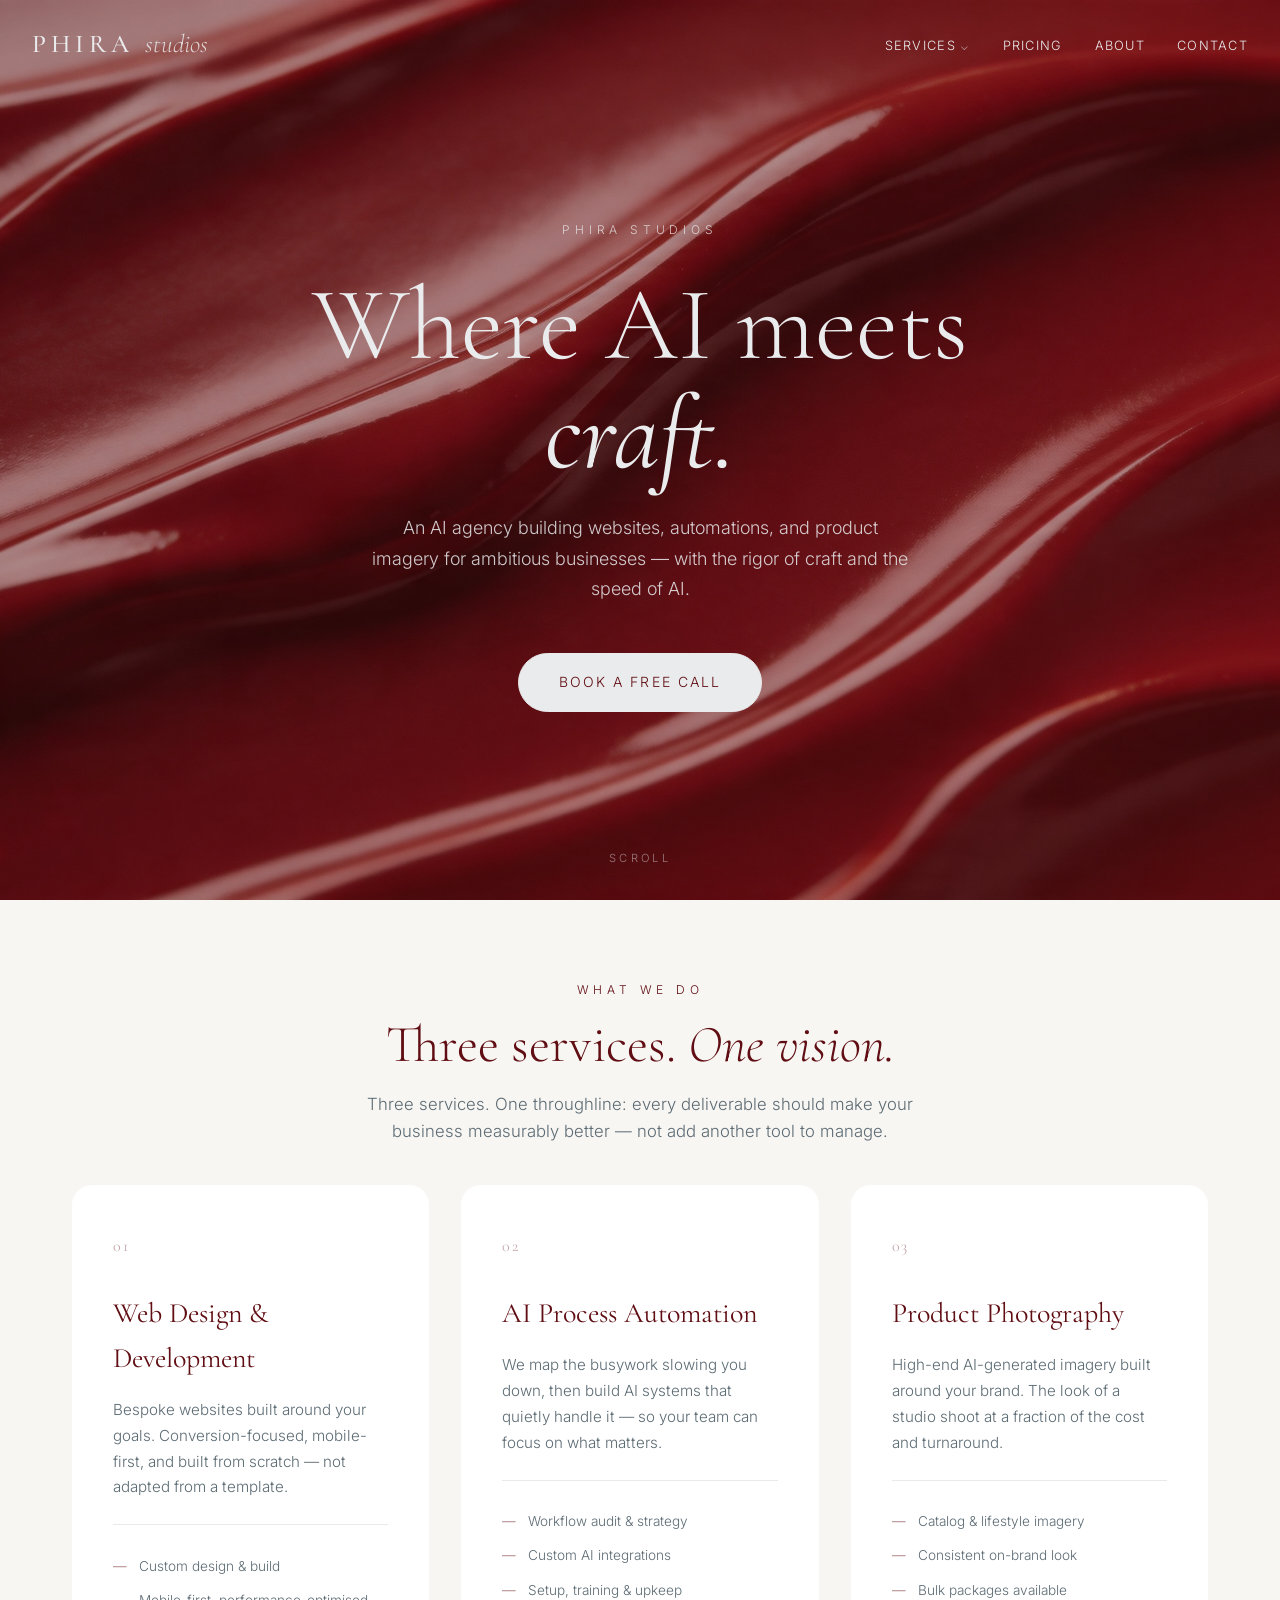
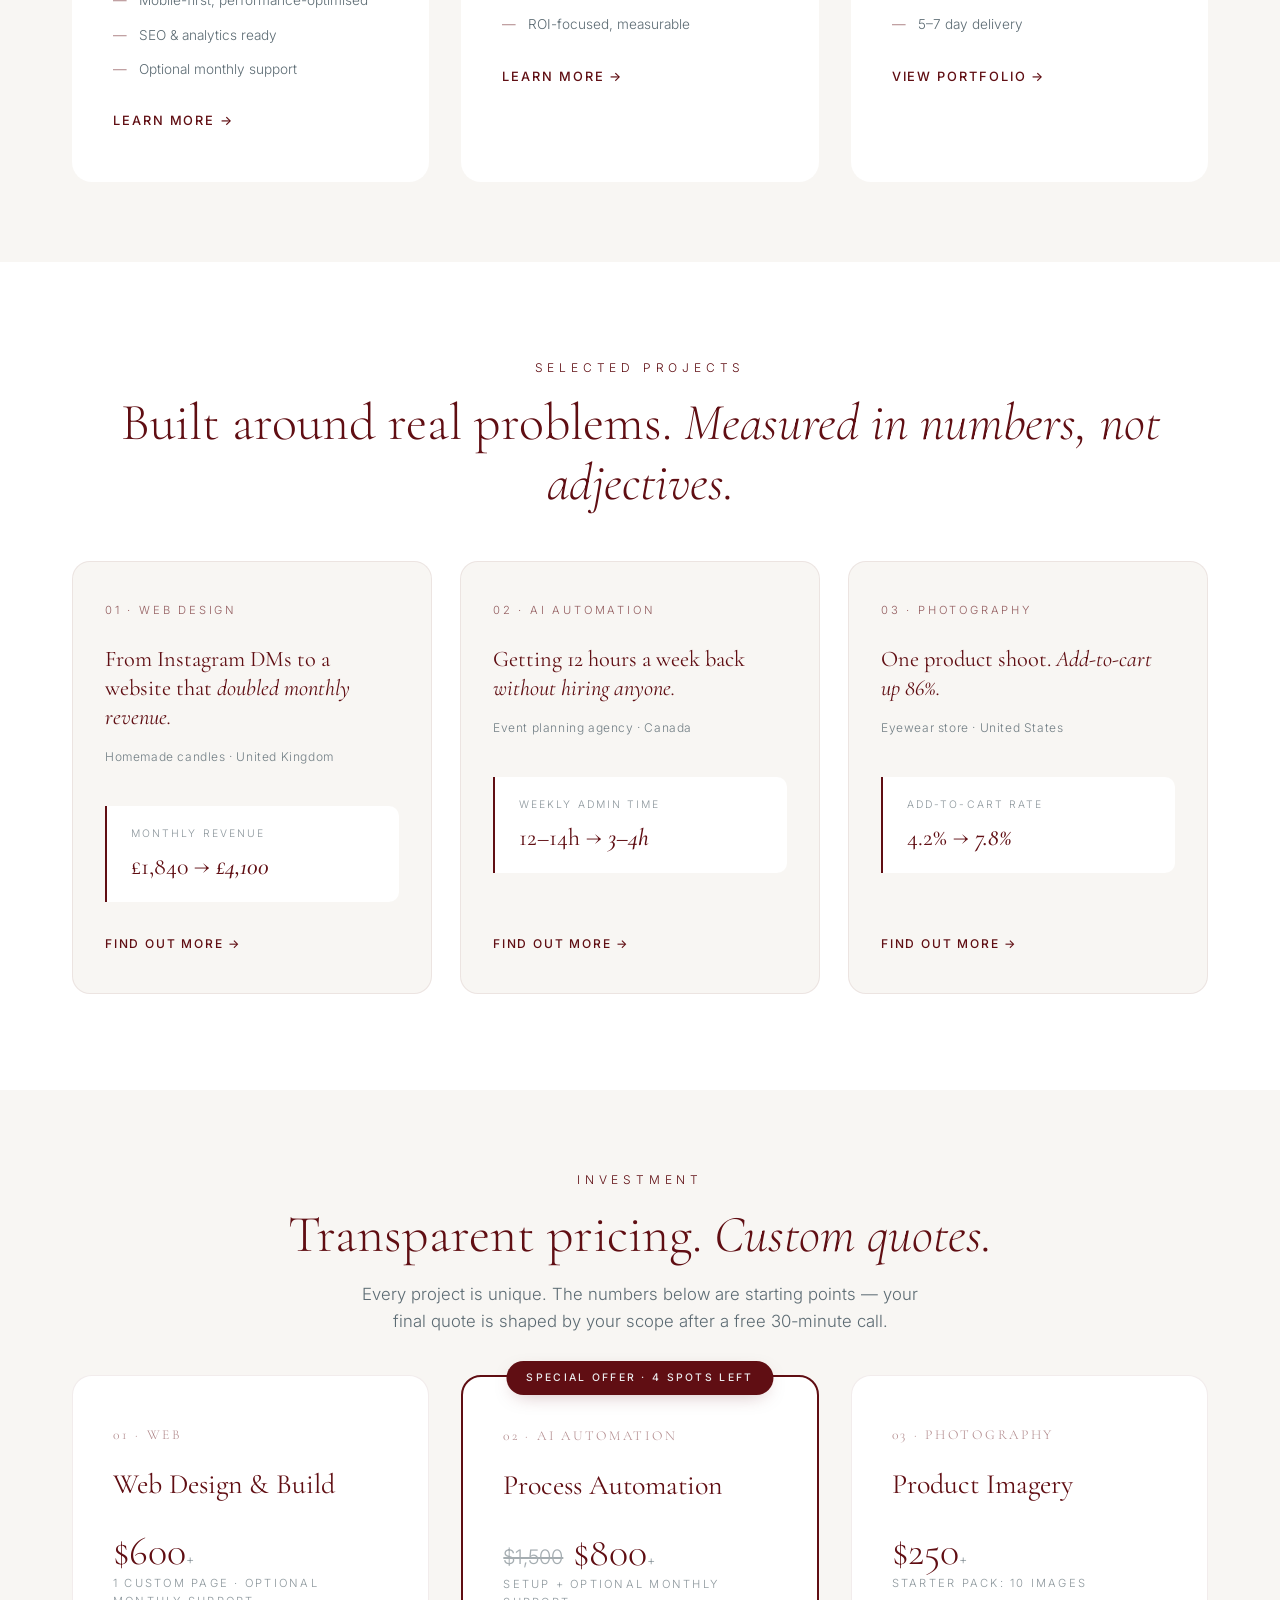
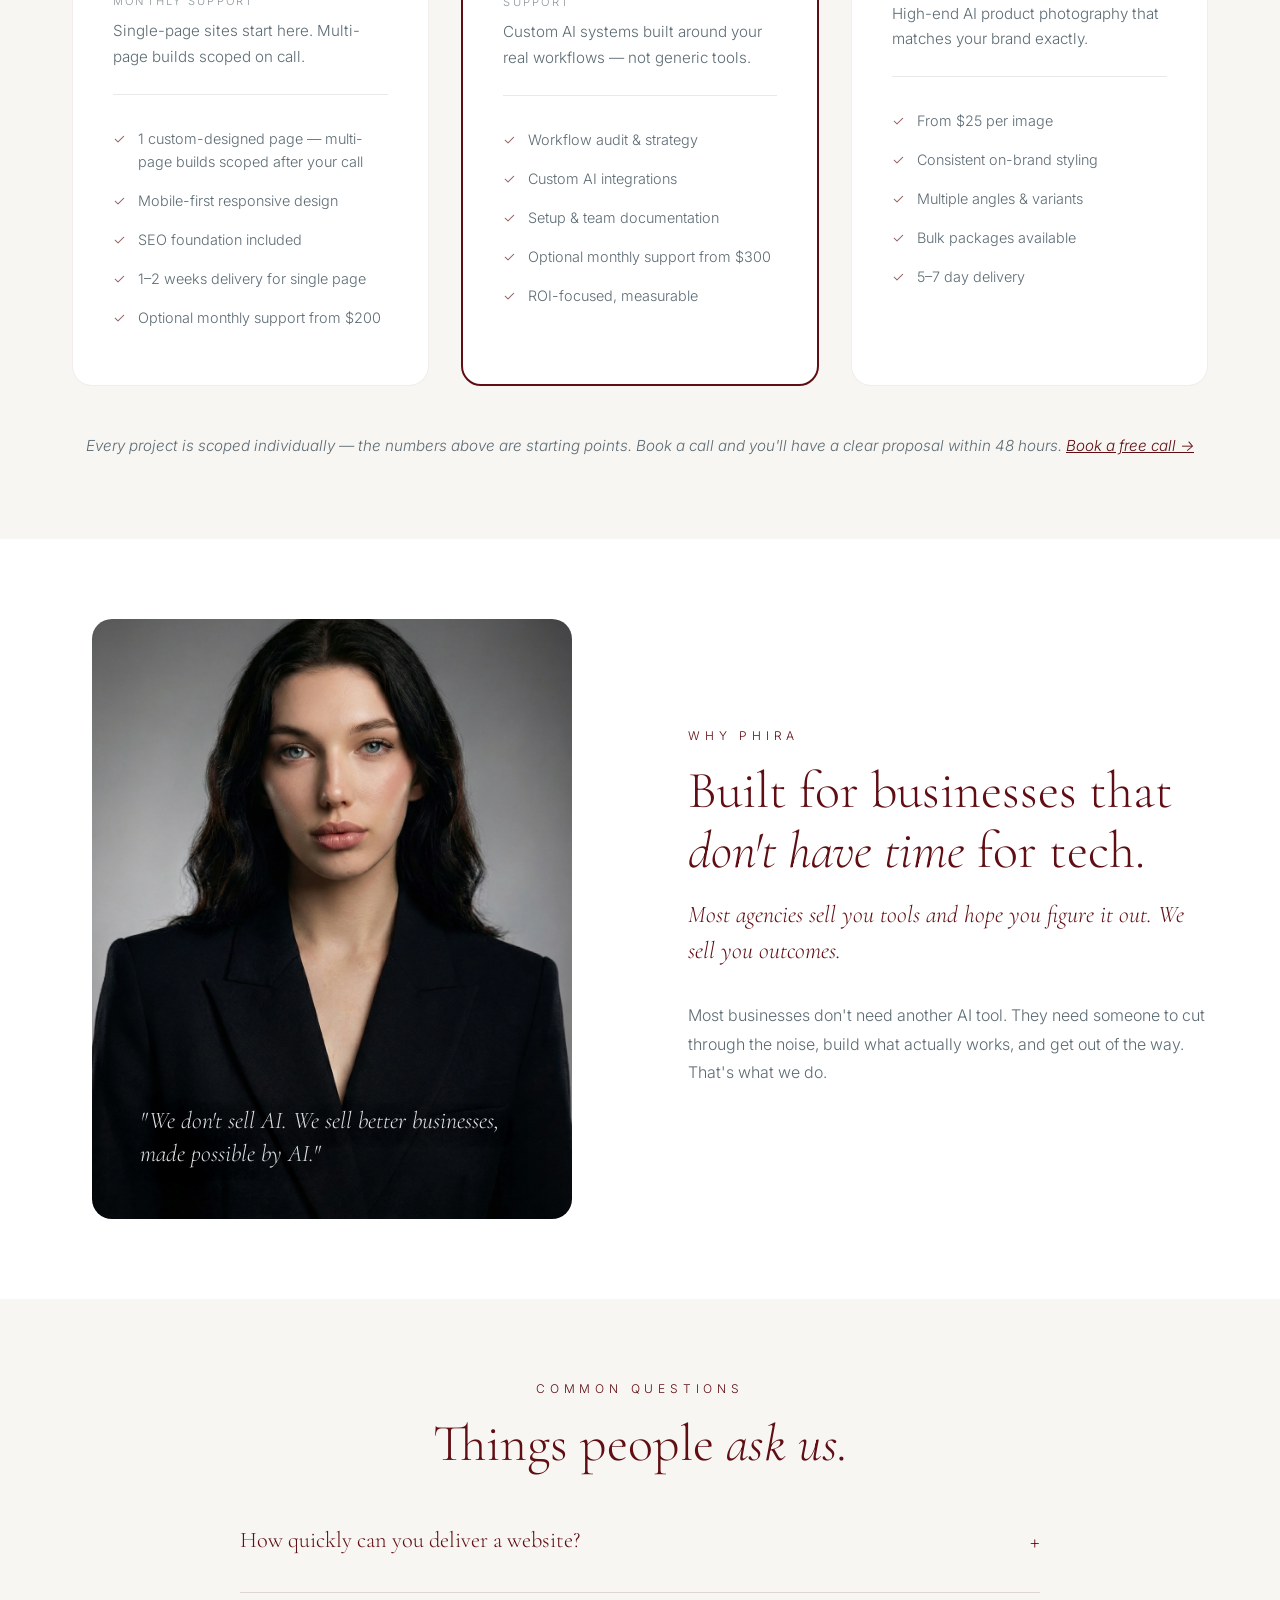
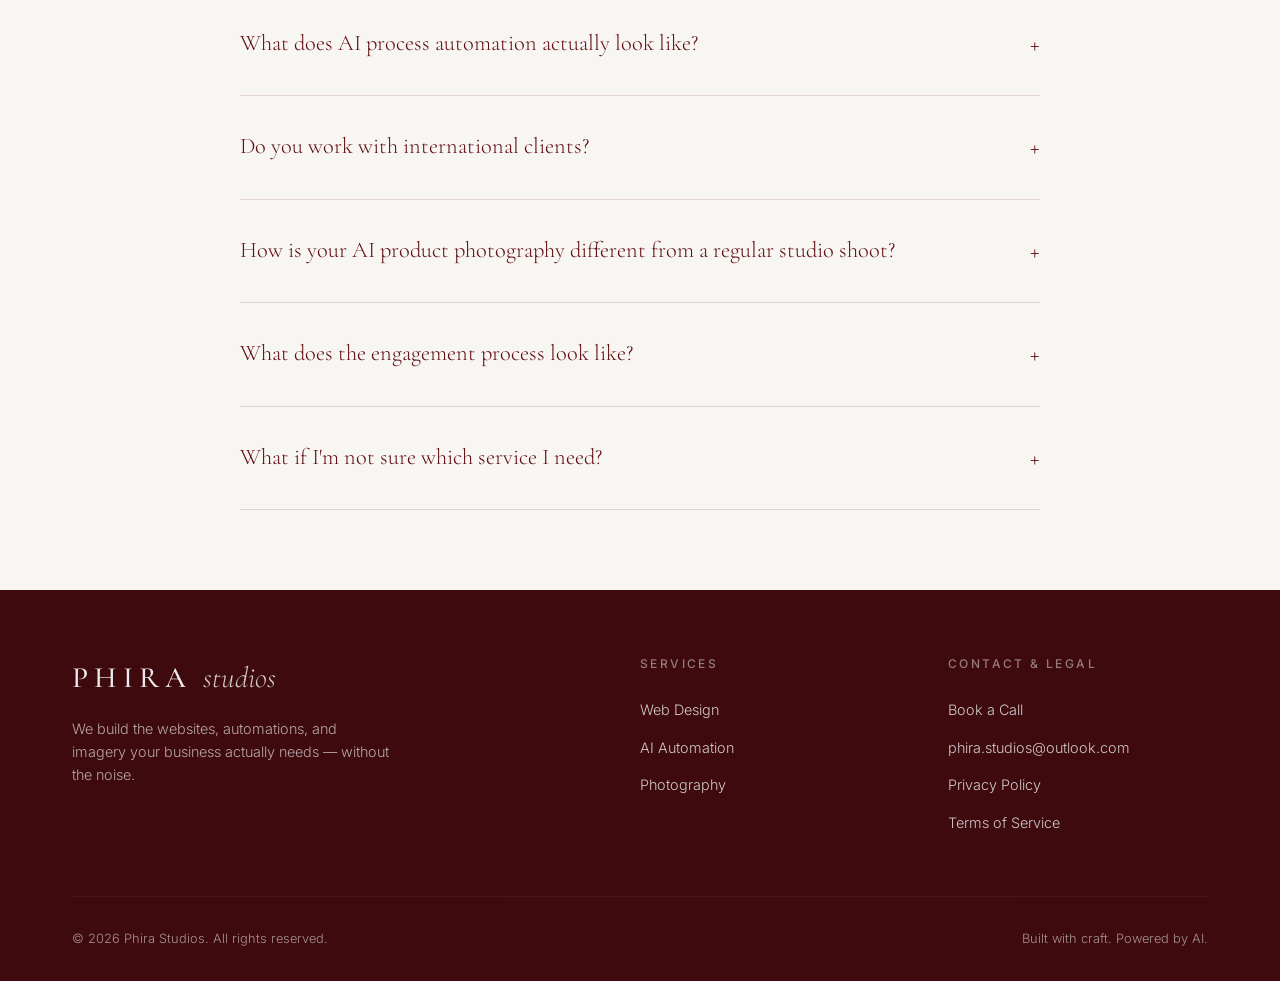
<file: index.html>
<!DOCTYPE html>
<html lang="en">
<head>
<meta charset="UTF-8">
<meta name="viewport" content="width=device-width, initial-scale=1.0">
<title>Phira Studios — AI Websites, Automation &amp; Product Photography</title>
<meta name="description" content="AI agency for ambitious businesses. We build bespoke websites, AI automations that reclaim your team's time, and product photography that looks like a studio shoot — built around your brand.">
<meta name="keywords" content="AI agency, web design, AI automation, product photography, AI imagery, bespoke websites">
<meta name="author" content="Phira Studios">
<link rel="canonical" href="https://phirastudios.com/">
<link rel="icon" type="image/svg+xml" href="favicon.svg">
<link rel="icon" type="image/png" sizes="32x32" href="favicon-32x32.png">
<link rel="icon" type="image/png" sizes="16x16" href="favicon-16x16.png">
<link rel="apple-touch-icon" sizes="180x180" href="apple-touch-icon.png">
<link rel="icon" type="image/png" sizes="192x192" href="android-chrome-192x192.png">
<meta property="og:type" content="website">
<meta property="og:url" content="https://phirastudios.com/">
<meta property="og:title" content="Phira Studios — Where AI Meets Craft">
<meta property="og:description" content="AI agency. Custom websites, AI automation, and product photography for businesses that demand excellence.">
<meta property="og:image" content="https://phirastudios.com/hero-bg.webp">
<meta property="og:site_name" content="Phira Studios">
<meta name="twitter:card" content="summary_large_image">
<meta name="twitter:title" content="Phira Studios — Where AI Meets Craft">
<meta name="twitter:description" content="AI agency. Custom websites, AI automation, product photography.">
<meta name="twitter:image" content="https://phirastudios.com/hero-bg.webp">
<meta name="theme-color" content="#600E13">
<link href="https://fonts.googleapis.com/css2?family=Cormorant+Garamond:wght@300;400;500;600&family=Inter:wght@300;400;500&display=swap" rel="stylesheet">
<link rel="stylesheet" href="styles.css">
<script type="application/ld+json">
{"@context":"https://schema.org","@type":"ProfessionalService","name":"Phira Studios","description":"We build the websites, automations, and imagery your business actually needs — without the noise.","url":"https://phirastudios.com","email":"phira.studios@outlook.com","priceRange":"$500-$5000","areaServed":"Worldwide","slogan":"Where AI meets craft."}
</script>
</head>
<body>
<nav id="nv">
<a href="index.html" class="l"><span class="ph">PHIRA</span><span class="sd">studios</span></a>
<ul>
<li class="has-dd"><a href="#services">Services</a>
<ul class="dd">
<li><a href="web-design.html"><strong>Web Design</strong><span>Custom websites that convert</span></a></li>
<li><a href="ai-automation.html"><strong>AI Automation</strong><span>Reclaim your team's time</span></a></li>
<li><a href="product-photography.html"><strong>Product Photography</strong><span>AI imagery at scale</span></a></li>
</ul></li>
<li><a href="#pricing">Pricing</a></li>
<li><a href="#about">About</a></li>
<li><a href="#contact">Contact</a></li>
</ul>
<button class="nav-toggle" onclick="toggleNav()" aria-label="Menu"><span></span><span></span><span></span></button>
</nav>
<div class="mm" id="mm">
<button class="mm-close" onclick="toggleNav()" aria-label="Close">×</button>
<ul>
<li class="mm-section"><span>Services</span><ul>
<li><a href="web-design.html" onclick="toggleNav()">Web Design</a></li>
<li><a href="ai-automation.html" onclick="toggleNav()">AI Automation</a></li>
<li><a href="product-photography.html" onclick="toggleNav()">Photography</a></li>
</ul></li>
<li><a href="#pricing" onclick="toggleNav()">Pricing</a></li>
<li><a href="#about" onclick="toggleNav()">About</a></li>
<li><a href="#contact" onclick="toggleNav()">Contact</a></li>
</ul>
</div>
<section class="hero"><div class="hc"><p class="he">Phira Studios</p><h1 class="ht">Where AI meets <em>craft.</em></h1><p class="hs">An AI agency building websites, automations, and product imagery for ambitious businesses — with the rigor of craft and the speed of AI.</p><div class="hb"><a href="https://calendly.com/phira-studios/30min" target="_blank" rel="noopener" class="b bp">Book a Free Call</a></div></div><div class="si">Scroll</div></section>
<section class="sv" id="services"><div class="c"><div class="tc fd"><span class="se">What We Do</span><h2 class="st">Three services. <em>One vision.</em></h2><p class="sn">Three services. One throughline: every deliverable should make your business measurably better — not add another tool to manage.</p></div><div class="sg">
<a href="web-design.html" class="sc-card fd"><div class="sn-num">01</div><h3 class="sc-t">Web Design &amp; Development</h3><p class="sc-d">Bespoke websites built around your goals. Conversion-focused, mobile-first, and built from scratch — not adapted from a template.</p><ul class="sf"><li>Custom design &amp; build</li><li>Mobile-first, performance-optimised</li><li>SEO &amp; analytics ready</li><li>Optional monthly support</li></ul><div class="sc-more">Learn more →</div></a>
<a href="ai-automation.html" class="sc-card fd"><div class="sn-num">02</div><h3 class="sc-t">AI Process Automation</h3><p class="sc-d">We map the busywork slowing you down, then build AI systems that quietly handle it — so your team can focus on what matters.</p><ul class="sf"><li>Workflow audit &amp; strategy</li><li>Custom AI integrations</li><li>Setup, training &amp; upkeep</li><li>ROI-focused, measurable</li></ul><div class="sc-more">Learn more →</div></a>
<a href="product-photography.html" class="sc-card fd"><div class="sn-num">03</div><h3 class="sc-t">Product Photography</h3><p class="sc-d">High-end AI-generated imagery built around your brand. The look of a studio shoot at a fraction of the cost and turnaround.</p><ul class="sf"><li>Catalog &amp; lifestyle imagery</li><li>Consistent on-brand look</li><li>Bulk packages available</li><li>5–7 day delivery</li></ul><div class="sc-more">View portfolio →</div></a>
</div></div></section>
<section class="projects" id="projects"><div class="c"><div class="tc fd"><span class="se">Selected Projects</span><h2 class="st">Built around real problems. <em>Measured in numbers, not adjectives.</em></h2></div><div class="projects-grid">
<a href="web-design.html#case" class="project-card fd"><div class="project-tag">01 · Web Design</div><h3 class="project-title">From Instagram DMs to a website that <em>doubled monthly revenue.</em></h3><p class="project-meta">Homemade candles · United Kingdom</p><div class="project-metric"><div class="project-metric-label">Monthly revenue</div><div class="project-metric-value">£1,840 → <em>£4,100</em></div></div><span class="project-link">Find out more →</span></a>
<a href="ai-automation.html#case" class="project-card fd"><div class="project-tag">02 · AI Automation</div><h3 class="project-title">Getting 12 hours a week back <em>without hiring anyone.</em></h3><p class="project-meta">Event planning agency · Canada</p><div class="project-metric"><div class="project-metric-label">Weekly admin time</div><div class="project-metric-value">12–14h → <em>3–4h</em></div></div><span class="project-link">Find out more →</span></a>
<a href="product-photography.html#case" class="project-card fd"><div class="project-tag">03 · Photography</div><h3 class="project-title">One product shoot. <em>Add-to-cart up 86%.</em></h3><p class="project-meta">Eyewear store · United States</p><div class="project-metric"><div class="project-metric-label">Add-to-cart rate</div><div class="project-metric-value">4.2% → <em>7.8%</em></div></div><span class="project-link">Find out more →</span></a>
</div></div></section>
<section class="pr" id="pricing"><div class="c"><div class="tc fd"><span class="se">Investment</span><h2 class="st">Transparent pricing. <em>Custom quotes.</em></h2><p class="sn">Every project is unique. The numbers below are starting points — your final quote is shaped by your scope after a free 30-minute call.</p></div><div class="pr-grid">
<div class="pr-card fd"><div class="pr-icon">01 · Web</div><h3 class="pr-t">Web Design &amp; Build</h3><div class="pr-price">$600<small>+</small></div><div class="pr-from">1 custom page · optional monthly support</div><p class="sc-d">Single-page sites start here. Multi-page builds scoped on call.</p><ul class="pr-list"><li>1 custom-designed page — multi-page builds scoped after your call</li><li>Mobile-first responsive design</li><li>SEO foundation included</li><li>1–2 weeks delivery for single page</li><li>Optional monthly support from $200</li></ul></div>
<div class="pr-card featured fd"><div class="pr-badge">Special offer · 4 spots left</div><div class="pr-icon">02 · AI Automation</div><h3 class="pr-t">Process Automation</h3><div class="pr-price"><span class="pr-strike">$1,500</span>$800<small>+</small></div><div class="pr-from">Setup + optional monthly support</div><p class="sc-d">Custom AI systems built around your real workflows — not generic tools.</p><ul class="pr-list"><li>Workflow audit &amp; strategy</li><li>Custom AI integrations</li><li>Setup &amp; team documentation</li><li>Optional monthly support from $300</li><li>ROI-focused, measurable</li></ul></div>
<div class="pr-card fd"><div class="pr-icon">03 · Photography</div><h3 class="pr-t">Product Imagery</h3><div class="pr-price">$250<small>+</small></div><div class="pr-from">Starter pack: 10 images</div><p class="sc-d">High-end AI product photography that matches your brand exactly.</p><ul class="pr-list"><li>From $25 per image</li><li>Consistent on-brand styling</li><li>Multiple angles &amp; variants</li><li>Bulk packages available</li><li>5–7 day delivery</li></ul></div>
</div><p class="pr-note">Every project is scoped individually — the numbers above are starting points. Book a call and you'll have a clear proposal within 48 hours. <a href="https://calendly.com/phira-studios/30min" target="_blank" rel="noopener">Book a free call →</a></p></div></section>
<section class="ab" id="about"><div class="c"><div class="ag"><div class="av"><img src="about-image.webp" alt="Phira Studios — AI agency" loading="lazy"><p class="av-quote">"We don't sell AI. We sell better businesses, made possible by AI."</p></div><div class="ac fd"><span class="se">Why Phira</span><h2 class="st">Built for businesses that <em>don't have time</em> for tech.</h2><p>Most agencies sell you tools and hope you figure it out. We sell you outcomes.</p><p>Most businesses don't need another AI tool. They need someone to cut through the noise, build what actually works, and get out of the way. That's what we do.</p></div></div></div></section>
<section class="fq" id="faq"><div class="c"><div class="tc fd"><span class="se">Common Questions</span><h2 class="st">Things people <em>ask us.</em></h2></div><div class="fg">
<div class="fi" onclick="tf(this)"><div class="fqs"><span class="fqt">How quickly can you deliver a website?</span><span class="fic">+</span></div><div class="fa">Most websites ship in 2 to 4 weeks. Timeline depends on scope and how quickly we get content, photos and feedback. We work in focused weekly sprints, so you see real progress every week — not just at the end.</div></div>
<div class="fi" onclick="tf(this)"><div class="fqs"><span class="fqt">What does AI process automation actually look like?</span><span class="fic">+</span></div><div class="fa">It depends on your workflows. Typical projects include lead qualification, onboarding flows, content generation, reporting, and inbox triage. We always start with a free 30-minute audit to find your highest-leverage automations — not to sell you tools you don't need.</div></div>
<div class="fi" onclick="tf(this)"><div class="fqs"><span class="fqt">Do you work with international clients?</span><span class="fic">+</span></div><div class="fa">Yes — we work in English with clients across every time zone, from the US and UK to Australia and the UAE. All communication, contracts, and deliverables are in English. We're remote-first, so location doesn't matter to us.</div></div>
<div class="fi" onclick="tf(this)"><div class="fqs"><span class="fqt">How is your AI product photography different from a regular studio shoot?</span><span class="fic">+</span></div><div class="fa">Three things: it's consistent (every image matches your brand exactly, even at 300 images), it's fast (5–7 days vs. weeks for a traditional shoot), and it's affordable (from $25 per image vs. $200–500 for studio work). We always start with a custom style guide, so the result feels intentional — not generated.</div></div>
<div class="fi" onclick="tf(this)"><div class="fqs"><span class="fqt">What does the engagement process look like?</span><span class="fic">+</span></div><div class="fa">Book a free 30-minute call. We'll discuss what you need, scope it together, and within 48 hours you'll receive a clear proposal with timeline and pricing. If it's a fit, we get started. If not, no pressure — and you'll still walk away with clarity on what to do next.</div></div>
<div class="fi" onclick="tf(this)"><div class="fqs"><span class="fqt">What if I'm not sure which service I need?</span><span class="fic">+</span></div><div class="fa">That's exactly what the discovery call is for. Many clients start with one service and discover that two or three working together would serve them better. We help you map what makes sense — without pressure to buy more than you need.</div></div>
</div></div></section>
<footer id="contact"><div class="c"><div class="fc"><div class="fb"><div class="l"><span class="ph">PHIRA</span><span class="sd">studios</span></div><p>We build the websites, automations, and imagery your business actually needs — without the noise.</p></div><div class="fco"><h4>Services</h4><ul><li><a href="web-design.html">Web Design</a></li><li><a href="ai-automation.html">AI Automation</a></li><li><a href="product-photography.html">Photography</a></li></ul></div><div class="fco"><h4>Contact &amp; Legal</h4><ul><li><a href="https://calendly.com/phira-studios/30min" target="_blank" rel="noopener">Book a Call</a></li><li><a href="mailto:phira.studios@outlook.com">phira.studios@outlook.com</a></li><li><a href="privacy-policy.html">Privacy Policy</a></li><li><a href="terms.html">Terms of Service</a></li></ul></div></div><div class="fbt"><div>© 2026 Phira Studios. All rights reserved.</div><div>Built with craft. Powered by AI.</div></div></div></footer>
<script>
const nv=document.getElementById('nv');
function chkSc(){if(window.scrollY>80)nv.classList.add('sc');else nv.classList.remove('sc')}window.addEventListener('scroll',chkSc);chkSc();
function toggleNav(){const m=document.getElementById('mm');m.classList.toggle('open');document.body.style.overflow=m.classList.contains('open')?'hidden':''}
function tf(el){el.classList.toggle('op')}
const ob=new IntersectionObserver(function(es){es.forEach(function(e){if(e.isIntersecting)e.target.classList.add('v')})},{threshold:.15});
document.querySelectorAll('.fd').forEach(function(e){ob.observe(e)});
</script>
</body>
</html>
</file>
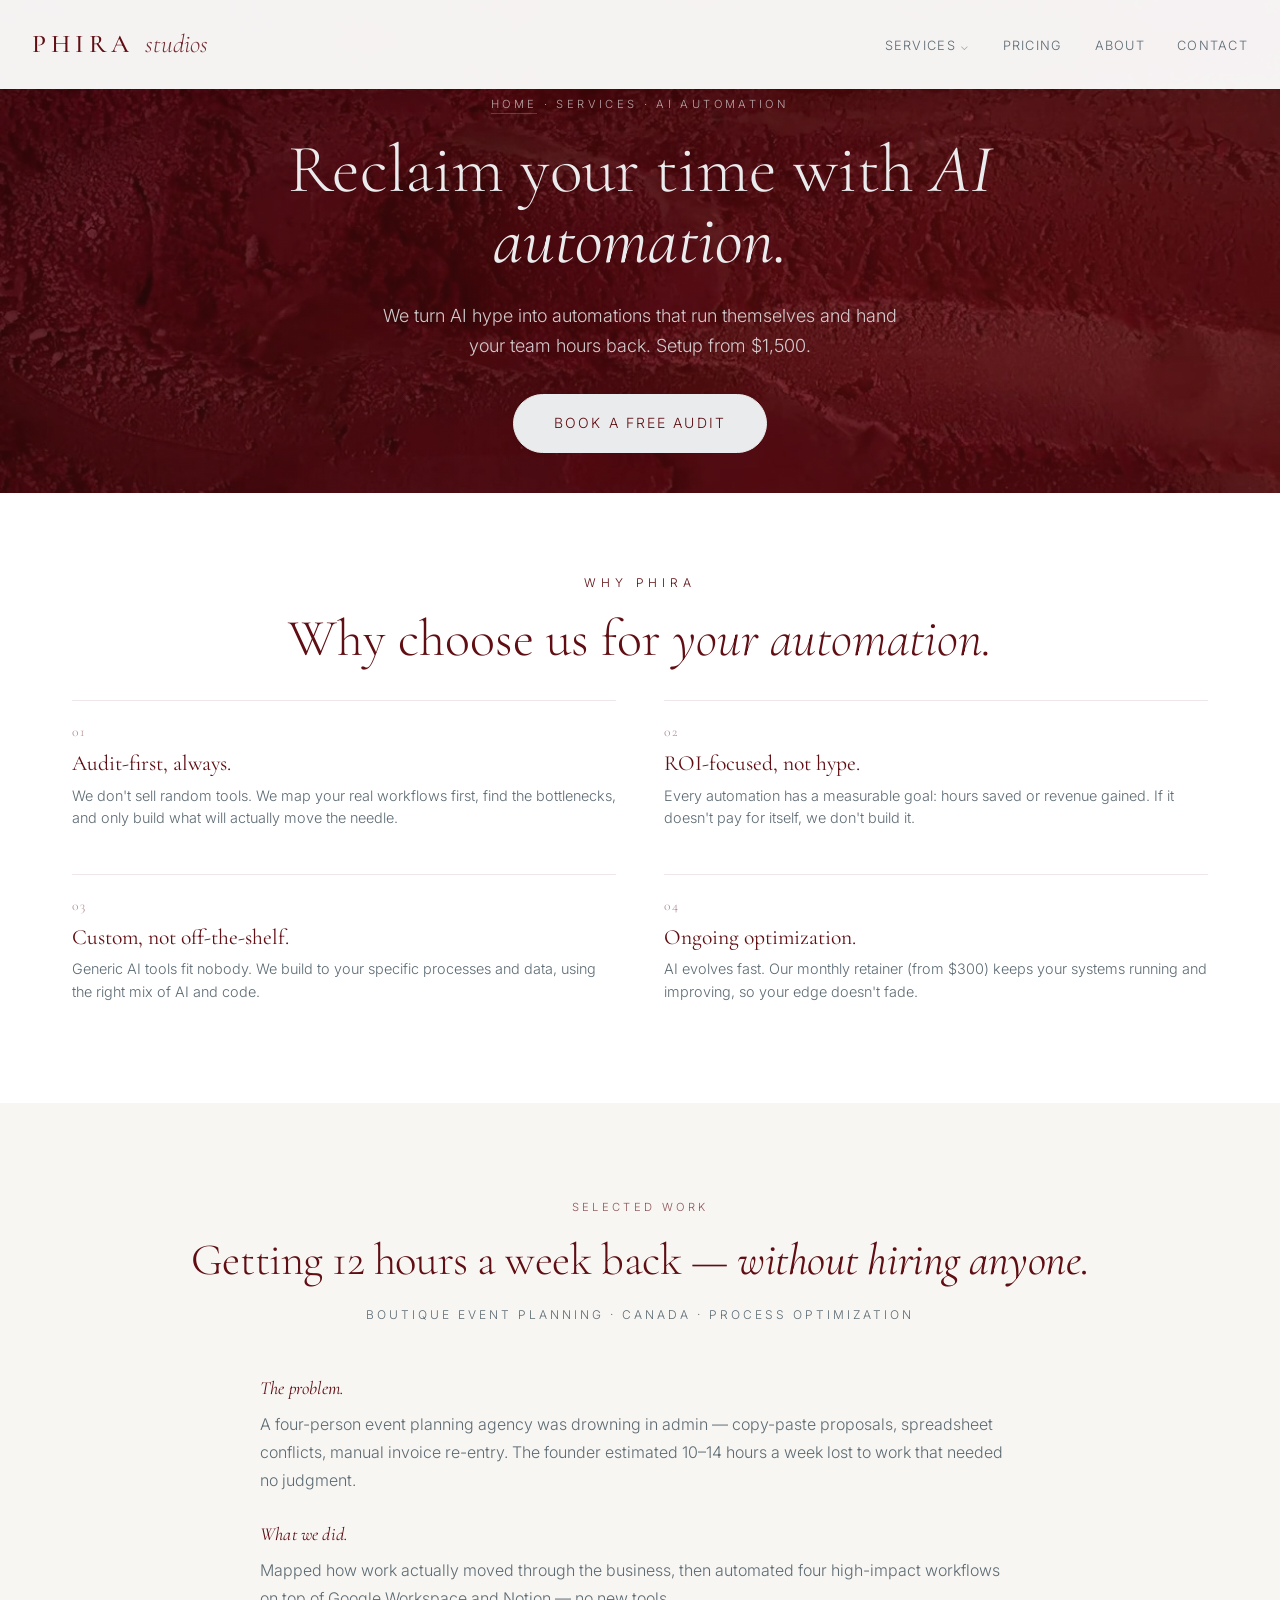
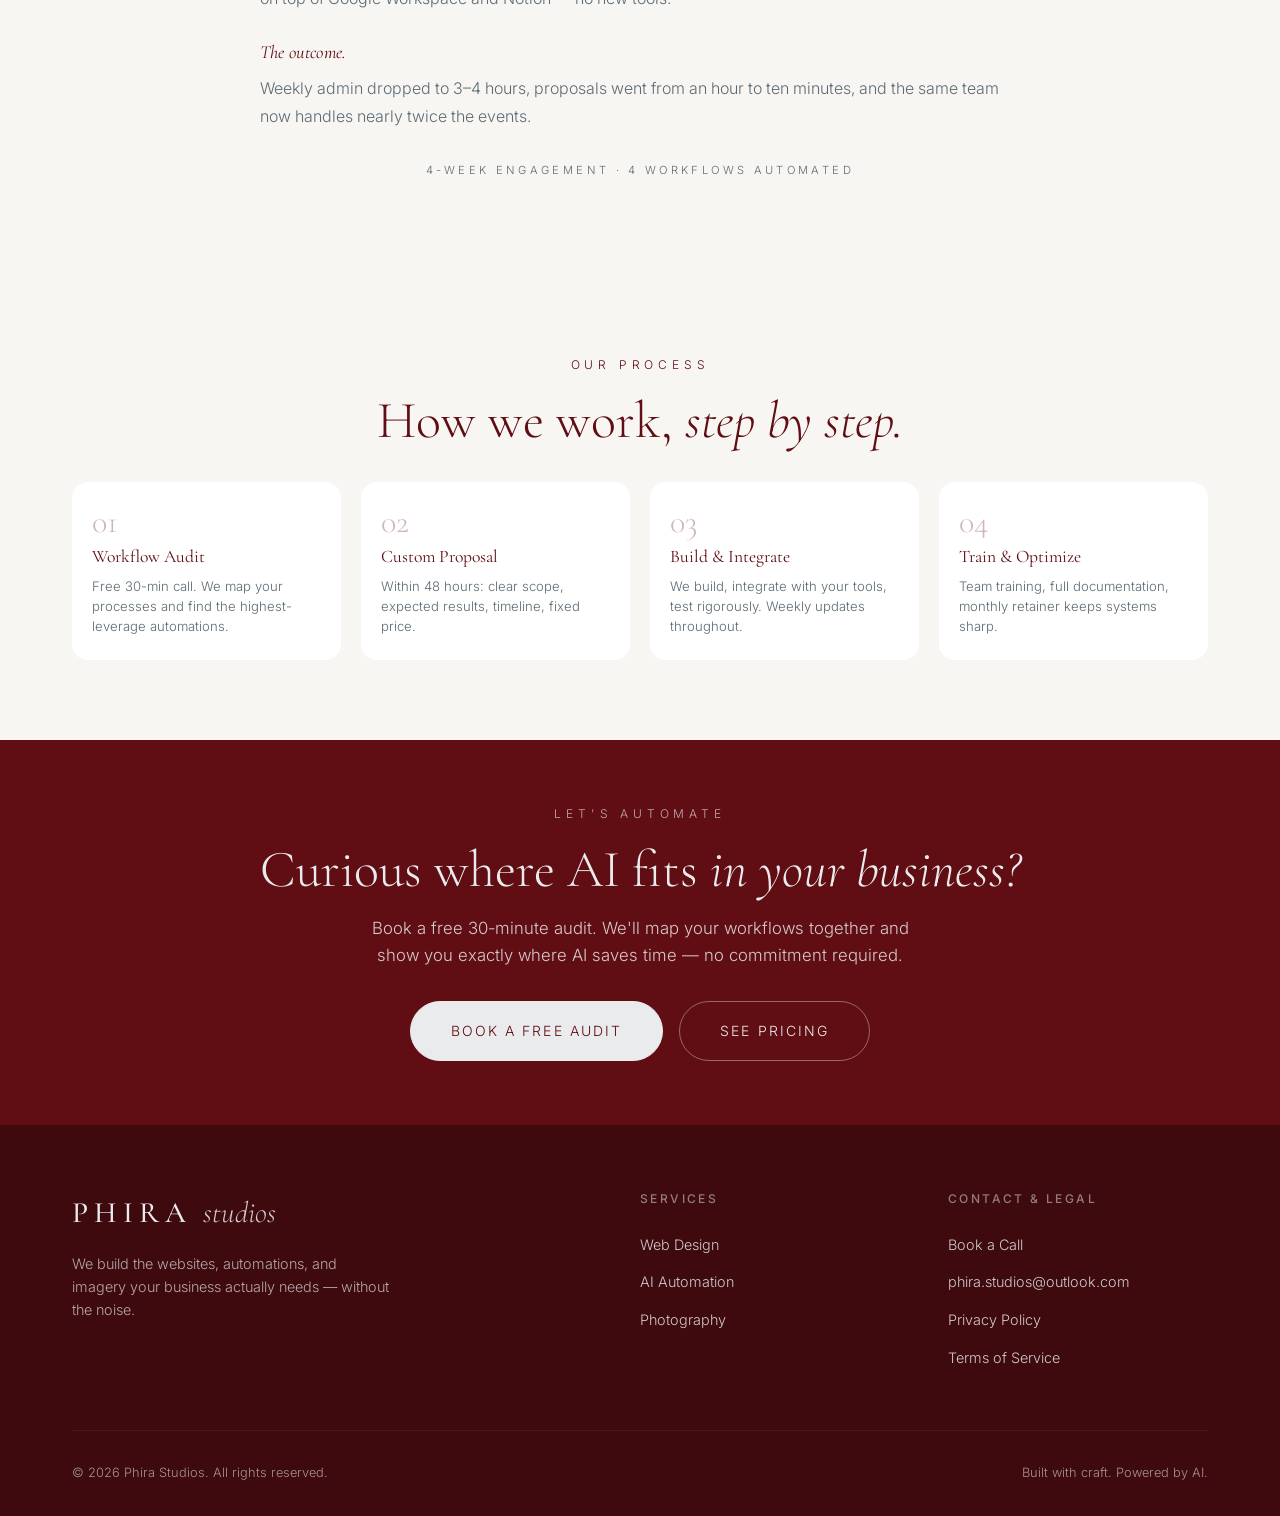
<file: ai-automation.html>
<!DOCTYPE html>
<html lang="en">
<head>
<meta charset="UTF-8">
<meta name="viewport" content="width=device-width, initial-scale=1.0">
<title>AI Process Automation — Phira Studios</title>
<meta name="description" content="Stop wasting hours on repetitive work. We map your workflows and build AI automations that quietly save your team 10+ hours a week. From $1,500.">
<link rel="canonical" href="https://phirastudios.com/ai-automation.html">
<link rel="icon" type="image/svg+xml" href="favicon.svg">
<link rel="icon" type="image/png" sizes="32x32" href="favicon-32x32.png">
<link rel="icon" type="image/png" sizes="16x16" href="favicon-16x16.png">
<link rel="apple-touch-icon" sizes="180x180" href="apple-touch-icon.png">
<link rel="icon" type="image/png" sizes="192x192" href="android-chrome-192x192.png">
<meta property="og:type" content="website">
<meta property="og:url" content="https://phirastudios.com/ai-automation.html">
<meta property="og:title" content="AI Process Automation — Phira Studios">
<meta property="og:description" content="AI workflows that quietly save your team 10+ hours a week. From $1,500.">
<meta property="og:image" content="https://phirastudios.com/hero-bg.webp">
<meta name="twitter:card" content="summary_large_image">
<meta name="theme-color" content="#600E13">
<link href="https://fonts.googleapis.com/css2?family=Cormorant+Garamond:wght@300;400;500;600&family=Inter:wght@300;400;500&display=swap" rel="stylesheet">
<link rel="stylesheet" href="styles.css">
<script type="application/ld+json">
{"@context":"https://schema.org","@type":"Service","name":"AI Process Automation","provider":{"@type":"Organization","name":"Phira Studios","url":"https://phirastudios.com"},"description":"Custom AI automations that save your team time and reduce repetitive work.","offers":{"@type":"Offer","price":"1500","priceCurrency":"USD"}}
</script>
</head>
<body>
<nav id="nv" class="dark">
<a href="index.html" class="l"><span class="ph">PHIRA</span><span class="sd">studios</span></a>
<ul>
<li class="has-dd"><a href="index.html#services">Services</a>
<ul class="dd">
<li><a href="web-design.html"><strong>Web Design</strong><span>Custom websites that convert</span></a></li>
<li><a href="ai-automation.html"><strong>AI Automation</strong><span>Reclaim your team's time</span></a></li>
<li><a href="product-photography.html"><strong>Product Photography</strong><span>AI imagery at scale</span></a></li>
</ul></li>
<li><a href="index.html#pricing">Pricing</a></li>
<li><a href="index.html#about">About</a></li>
<li><a href="index.html#contact">Contact</a></li>
</ul>
<button class="nav-toggle" onclick="toggleNav()" aria-label="Menu"><span></span><span></span><span></span></button>
</nav>
<div class="mm" id="mm">
<button class="mm-close" onclick="toggleNav()" aria-label="Close">×</button>
<ul>
<li class="mm-section"><span>Services</span><ul>
<li><a href="web-design.html">Web Design</a></li>
<li><a href="ai-automation.html">AI Automation</a></li>
<li><a href="product-photography.html">Photography</a></li>
</ul></li>
<li><a href="index.html#pricing">Pricing</a></li>
<li><a href="index.html#about">About</a></li>
<li><a href="index.html#contact">Contact</a></li>
</ul>
</div>
<section class="s-hero ai"><div class="hc"><p class="s-bc"><a href="index.html">Home</a> · Services · AI Automation</p><h1 class="ht">Reclaim your time with <em>AI automation.</em></h1><p class="hs">We turn AI hype into automations that run themselves and hand your team hours back. Setup from $1,500.</p><div class="hb"><a href="https://calendly.com/phira-studios/30min" target="_blank" rel="noopener" class="b bp">Book a Free Audit</a></div></div></section>
<section class="why"><div class="c"><div class="tc fd"><span class="se">Why Phira</span><h2 class="st">Why choose us for <em>your automation.</em></h2></div>
<div class="why-grid">
<div class="why-item fd"><div class="why-num">01</div><h3 class="why-t">Audit-first, always.</h3><p class="why-d">We don't sell random tools. We map your real workflows first, find the bottlenecks, and only build what will actually move the needle.</p></div>
<div class="why-item fd"><div class="why-num">02</div><h3 class="why-t">ROI-focused, not hype.</h3><p class="why-d">Every automation has a measurable goal: hours saved or revenue gained. If it doesn't pay for itself, we don't build it.</p></div>
<div class="why-item fd"><div class="why-num">03</div><h3 class="why-t">Custom, not off-the-shelf.</h3><p class="why-d">Generic AI tools fit nobody. We build to your specific processes and data, using the right mix of AI and code.</p></div>
<div class="why-item fd"><div class="why-num">04</div><h3 class="why-t">Ongoing optimization.</h3><p class="why-d">AI evolves fast. Our monthly retainer (from $300) keeps your systems running and improving, so your edge doesn't fade.</p></div>
</div></div></section>
<section class="case" id="case"><div class="c">
<div class="case-head fd"><p class="case-meta">Selected Work</p><h2 class="case-title">Getting 12 hours a week back — <em>without hiring anyone.</em></h2><p class="case-subhead">Boutique event planning · Canada · Process optimization</p></div>
<div class="case-summary fd">
<p><strong>The problem.</strong> A four-person event planning agency was drowning in admin — copy-paste proposals, spreadsheet conflicts, manual invoice re-entry. The founder estimated 10–14 hours a week lost to work that needed no judgment.</p>
<p><strong>What we did.</strong> Mapped how work actually moved through the business, then automated four high-impact workflows on top of Google Workspace and Notion — no new tools.</p>
<p><strong>The outcome.</strong> Weekly admin dropped to 3–4 hours, proposals went from an hour to ten minutes, and the same team now handles nearly twice the events.</p>
</div>
<p class="case-timeline fd">4-week engagement · 4 workflows automated</p>
</div></section>
<section class="pc"><div class="c"><div class="tc fd"><span class="se">Our Process</span><h2 class="st">How we work, <em>step by step.</em></h2></div>
<div class="pc-grid">
<div class="pc-step fd"><div class="pc-num">01</div><h3 class="pc-t">Workflow Audit</h3><p class="pc-d">Free 30-min call. We map your processes and find the highest-leverage automations.</p></div>
<div class="pc-step fd"><div class="pc-num">02</div><h3 class="pc-t">Custom Proposal</h3><p class="pc-d">Within 48 hours: clear scope, expected results, timeline, fixed price.</p></div>
<div class="pc-step fd"><div class="pc-num">03</div><h3 class="pc-t">Build &amp; Integrate</h3><p class="pc-d">We build, integrate with your tools, test rigorously. Weekly updates throughout.</p></div>
<div class="pc-step fd"><div class="pc-num">04</div><h3 class="pc-t">Train &amp; Optimize</h3><p class="pc-d">Team training, full documentation, monthly retainer keeps systems sharp.</p></div>
</div></div></section>
<section class="cta"><div class="c"><div class="fd"><span class="se">Let's Automate</span><h2 class="st">Curious where AI fits <em>in your business?</em></h2><p class="sn">Book a free 30-minute audit. We'll map your workflows together and show you exactly where AI saves time — no commitment required.</p><div class="hb"><a href="https://calendly.com/phira-studios/30min" target="_blank" rel="noopener" class="b bp">Book a Free Audit</a><a href="index.html#pricing" class="b bs">See Pricing</a></div></div></div></section>
<footer id="contact"><div class="c"><div class="fc"><div class="fb"><div class="l"><span class="ph">PHIRA</span><span class="sd">studios</span></div><p>We build the websites, automations, and imagery your business actually needs — without the noise.</p></div><div class="fco"><h4>Services</h4><ul><li><a href="web-design.html">Web Design</a></li><li><a href="ai-automation.html">AI Automation</a></li><li><a href="product-photography.html">Photography</a></li></ul></div><div class="fco"><h4>Contact &amp; Legal</h4><ul><li><a href="https://calendly.com/phira-studios/30min" target="_blank" rel="noopener">Book a Call</a></li><li><a href="mailto:phira.studios@outlook.com">phira.studios@outlook.com</a></li><li><a href="privacy-policy.html">Privacy Policy</a></li><li><a href="terms.html">Terms of Service</a></li></ul></div></div><div class="fbt"><div>© 2026 Phira Studios. All rights reserved.</div><div>Built with craft. Powered by AI.</div></div></div></footer>
<script>
const nv=document.getElementById('nv');
function chkSc(){if(window.scrollY>80)nv.classList.add('sc');else nv.classList.remove('sc')}window.addEventListener('scroll',chkSc);chkSc();
function toggleNav(){const m=document.getElementById('mm');m.classList.toggle('open');document.body.style.overflow=m.classList.contains('open')?'hidden':''}
function tf(el){el.classList.toggle('op')}
const ob=new IntersectionObserver(function(es){es.forEach(function(e){if(e.isIntersecting)e.target.classList.add('v')})},{threshold:.15});
document.querySelectorAll('.fd').forEach(function(e){ob.observe(e)});
</script>
</body>
</html>
</file>
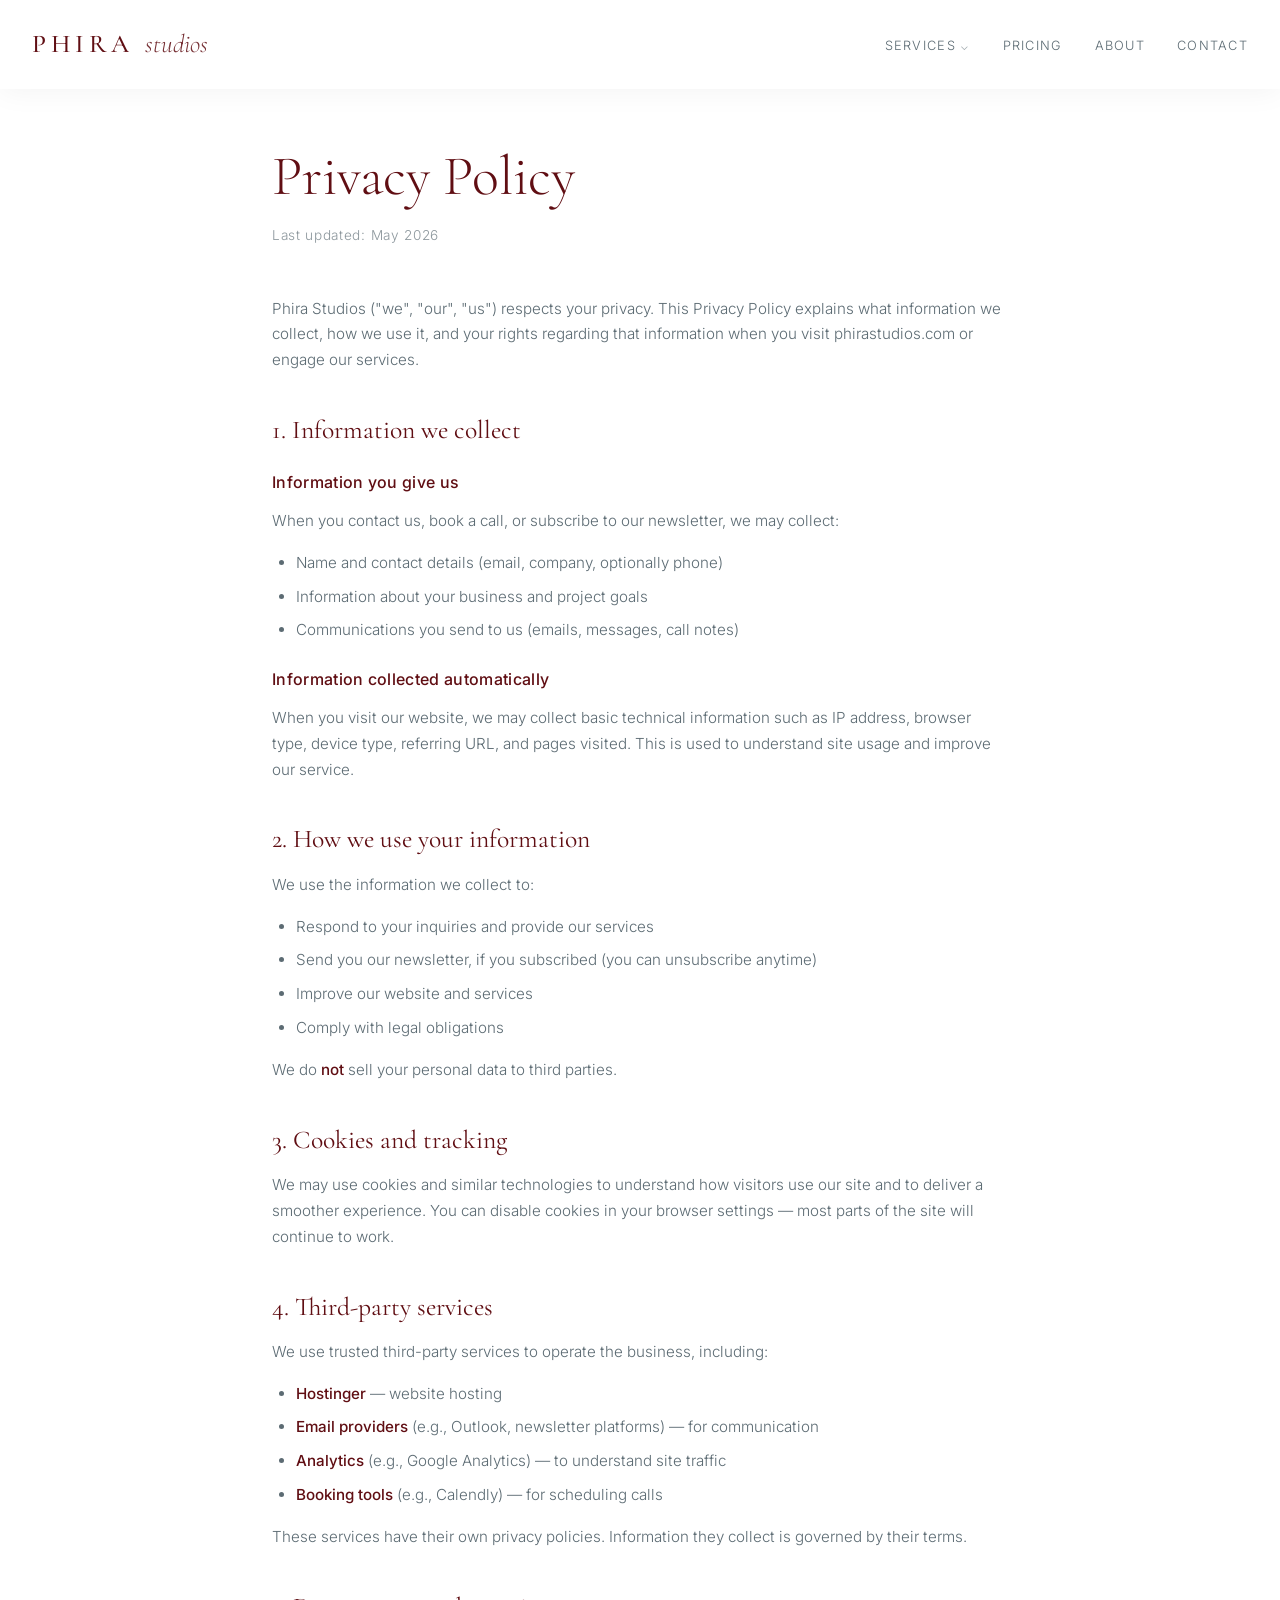
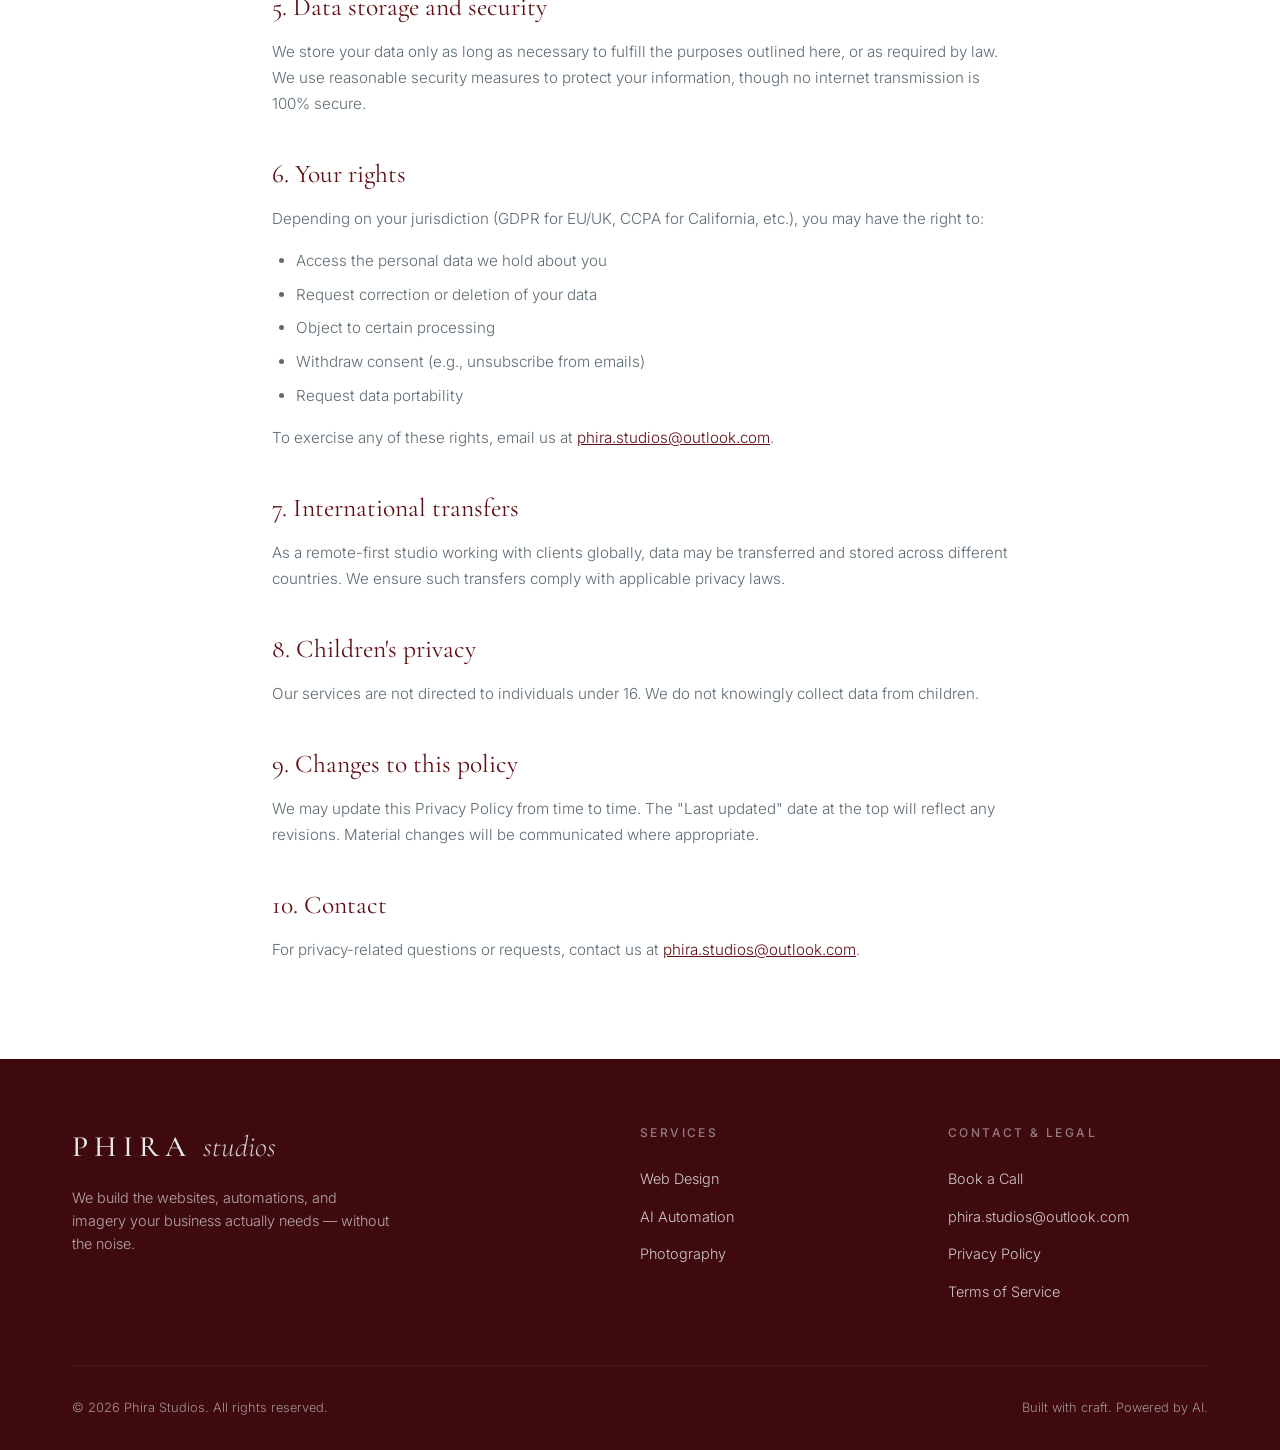
<file: privacy-policy.html>
<!DOCTYPE html>
<html lang="en">
<head>
<meta charset="UTF-8">
<meta name="viewport" content="width=device-width, initial-scale=1.0">
<title>Privacy Policy — Phira Studios</title>
<meta name="description" content="Phira Studios Privacy Policy. How we collect, use, and protect your data.">
<link rel="canonical" href="https://phirastudios.com/privacy-policy.html">
<link rel="icon" type="image/svg+xml" href="favicon.svg">
<link rel="icon" type="image/png" sizes="32x32" href="favicon-32x32.png">
<link rel="icon" type="image/png" sizes="16x16" href="favicon-16x16.png">
<link rel="apple-touch-icon" sizes="180x180" href="apple-touch-icon.png">
<link rel="icon" type="image/png" sizes="192x192" href="android-chrome-192x192.png">
<meta name="robots" content="index, follow">
<link href="https://fonts.googleapis.com/css2?family=Cormorant+Garamond:wght@300;400;500;600&family=Inter:wght@300;400;500&display=swap" rel="stylesheet">
<link rel="stylesheet" href="styles.css">
<style>
.legal{padding:9rem 0 5rem;background:var(--w)}
.legal .c{max-width:800px}
.legal h1{font-family:'Cormorant Garamond',serif;font-size:clamp(2.25rem,5vw,3.5rem);font-weight:300;color:var(--bg);line-height:1.15;margin-bottom:1rem}
.legal .meta{font-size:.85rem;color:var(--sl);opacity:.7;margin-bottom:3rem;letter-spacing:.05em}
.legal h2{font-family:'Cormorant Garamond',serif;font-size:1.6rem;font-weight:400;color:var(--bg);margin:2.5rem 0 1rem;line-height:1.3}
.legal h3{font-family:'Inter',sans-serif;font-size:1rem;font-weight:500;color:var(--bg);margin:1.5rem 0 .75rem;letter-spacing:.02em}
.legal p,.legal li{font-size:.95rem;line-height:1.7;color:var(--sl);margin-bottom:1rem}
.legal ul{padding-left:1.5rem;margin-bottom:1rem}
.legal li{margin-bottom:.5rem}
.legal a{color:var(--bg);text-decoration:underline}
.legal strong{color:var(--bg);font-weight:500}
</style>
</head>
<body>
<nav id="nv" class="dark">
<a href="index.html" class="l"><span class="ph">PHIRA</span><span class="sd">studios</span></a>
<ul>
<li class="has-dd"><a href="index.html#services">Services</a>
<ul class="dd">
<li><a href="web-design.html"><strong>Web Design</strong><span>Custom websites that convert</span></a></li>
<li><a href="ai-automation.html"><strong>AI Automation</strong><span>Reclaim your team's time</span></a></li>
<li><a href="product-photography.html"><strong>Product Photography</strong><span>AI imagery at scale</span></a></li>
</ul></li>
<li><a href="index.html#pricing">Pricing</a></li>
<li><a href="index.html#about">About</a></li>
<li><a href="index.html#contact">Contact</a></li>
</ul>
<button class="nav-toggle" onclick="toggleNav()" aria-label="Menu"><span></span><span></span><span></span></button>
</nav>
<div class="mm" id="mm">
<button class="mm-close" onclick="toggleNav()" aria-label="Close">×</button>
<ul>
<li class="mm-section"><span>Services</span><ul>
<li><a href="web-design.html">Web Design</a></li>
<li><a href="ai-automation.html">AI Automation</a></li>
<li><a href="product-photography.html">Photography</a></li>
</ul></li>
<li><a href="index.html#pricing">Pricing</a></li>
<li><a href="index.html#about">About</a></li>
<li><a href="index.html#contact">Contact</a></li>
</ul>
</div>

<section class="legal"><div class="c">
<h1>Privacy Policy</h1>
<p class="meta">Last updated: May 2026</p>

<p>Phira Studios ("we", "our", "us") respects your privacy. This Privacy Policy explains what information we collect, how we use it, and your rights regarding that information when you visit phirastudios.com or engage our services.</p>

<h2>1. Information we collect</h2>

<h3>Information you give us</h3>
<p>When you contact us, book a call, or subscribe to our newsletter, we may collect:</p>
<ul>
<li>Name and contact details (email, company, optionally phone)</li>
<li>Information about your business and project goals</li>
<li>Communications you send to us (emails, messages, call notes)</li>
</ul>

<h3>Information collected automatically</h3>
<p>When you visit our website, we may collect basic technical information such as IP address, browser type, device type, referring URL, and pages visited. This is used to understand site usage and improve our service.</p>

<h2>2. How we use your information</h2>
<p>We use the information we collect to:</p>
<ul>
<li>Respond to your inquiries and provide our services</li>
<li>Send you our newsletter, if you subscribed (you can unsubscribe anytime)</li>
<li>Improve our website and services</li>
<li>Comply with legal obligations</li>
</ul>
<p>We do <strong>not</strong> sell your personal data to third parties.</p>

<h2>3. Cookies and tracking</h2>
<p>We may use cookies and similar technologies to understand how visitors use our site and to deliver a smoother experience. You can disable cookies in your browser settings — most parts of the site will continue to work.</p>

<h2>4. Third-party services</h2>
<p>We use trusted third-party services to operate the business, including:</p>
<ul>
<li><strong>Hostinger</strong> — website hosting</li>
<li><strong>Email providers</strong> (e.g., Outlook, newsletter platforms) — for communication</li>
<li><strong>Analytics</strong> (e.g., Google Analytics) — to understand site traffic</li>
<li><strong>Booking tools</strong> (e.g., Calendly) — for scheduling calls</li>
</ul>
<p>These services have their own privacy policies. Information they collect is governed by their terms.</p>

<h2>5. Data storage and security</h2>
<p>We store your data only as long as necessary to fulfill the purposes outlined here, or as required by law. We use reasonable security measures to protect your information, though no internet transmission is 100% secure.</p>

<h2>6. Your rights</h2>
<p>Depending on your jurisdiction (GDPR for EU/UK, CCPA for California, etc.), you may have the right to:</p>
<ul>
<li>Access the personal data we hold about you</li>
<li>Request correction or deletion of your data</li>
<li>Object to certain processing</li>
<li>Withdraw consent (e.g., unsubscribe from emails)</li>
<li>Request data portability</li>
</ul>
<p>To exercise any of these rights, email us at <a href="mailto:phira.studios@outlook.com">phira.studios@outlook.com</a>.</p>

<h2>7. International transfers</h2>
<p>As a remote-first studio working with clients globally, data may be transferred and stored across different countries. We ensure such transfers comply with applicable privacy laws.</p>

<h2>8. Children's privacy</h2>
<p>Our services are not directed to individuals under 16. We do not knowingly collect data from children.</p>

<h2>9. Changes to this policy</h2>
<p>We may update this Privacy Policy from time to time. The "Last updated" date at the top will reflect any revisions. Material changes will be communicated where appropriate.</p>

<h2>10. Contact</h2>
<p>For privacy-related questions or requests, contact us at <a href="mailto:phira.studios@outlook.com">phira.studios@outlook.com</a>.</p>

</div></section>

<footer id="contact"><div class="c"><div class="fc"><div class="fb"><div class="l"><span class="ph">PHIRA</span><span class="sd">studios</span></div><p>We build the websites, automations, and imagery your business actually needs — without the noise.</p></div><div class="fco"><h4>Services</h4><ul><li><a href="web-design.html">Web Design</a></li><li><a href="ai-automation.html">AI Automation</a></li><li><a href="product-photography.html">Photography</a></li></ul></div><div class="fco"><h4>Contact &amp; Legal</h4><ul><li><a href="https://calendly.com/phira-studios/30min" target="_blank" rel="noopener">Book a Call</a></li><li><a href="mailto:phira.studios@outlook.com">phira.studios@outlook.com</a></li><li><a href="privacy-policy.html">Privacy Policy</a></li><li><a href="terms.html">Terms of Service</a></li></ul></div></div><div class="fbt"><div>© 2026 Phira Studios. All rights reserved.</div><div>Built with craft. Powered by AI.</div></div></div></footer>
<script>
const nv=document.getElementById('nv');
function chkSc(){if(window.scrollY>80)nv.classList.add('sc');else nv.classList.remove('sc')}window.addEventListener('scroll',chkSc);chkSc();
function toggleNav(){const m=document.getElementById('mm');m.classList.toggle('open');document.body.style.overflow=m.classList.contains('open')?'hidden':''}
</script>
</body>
</html>
</file>
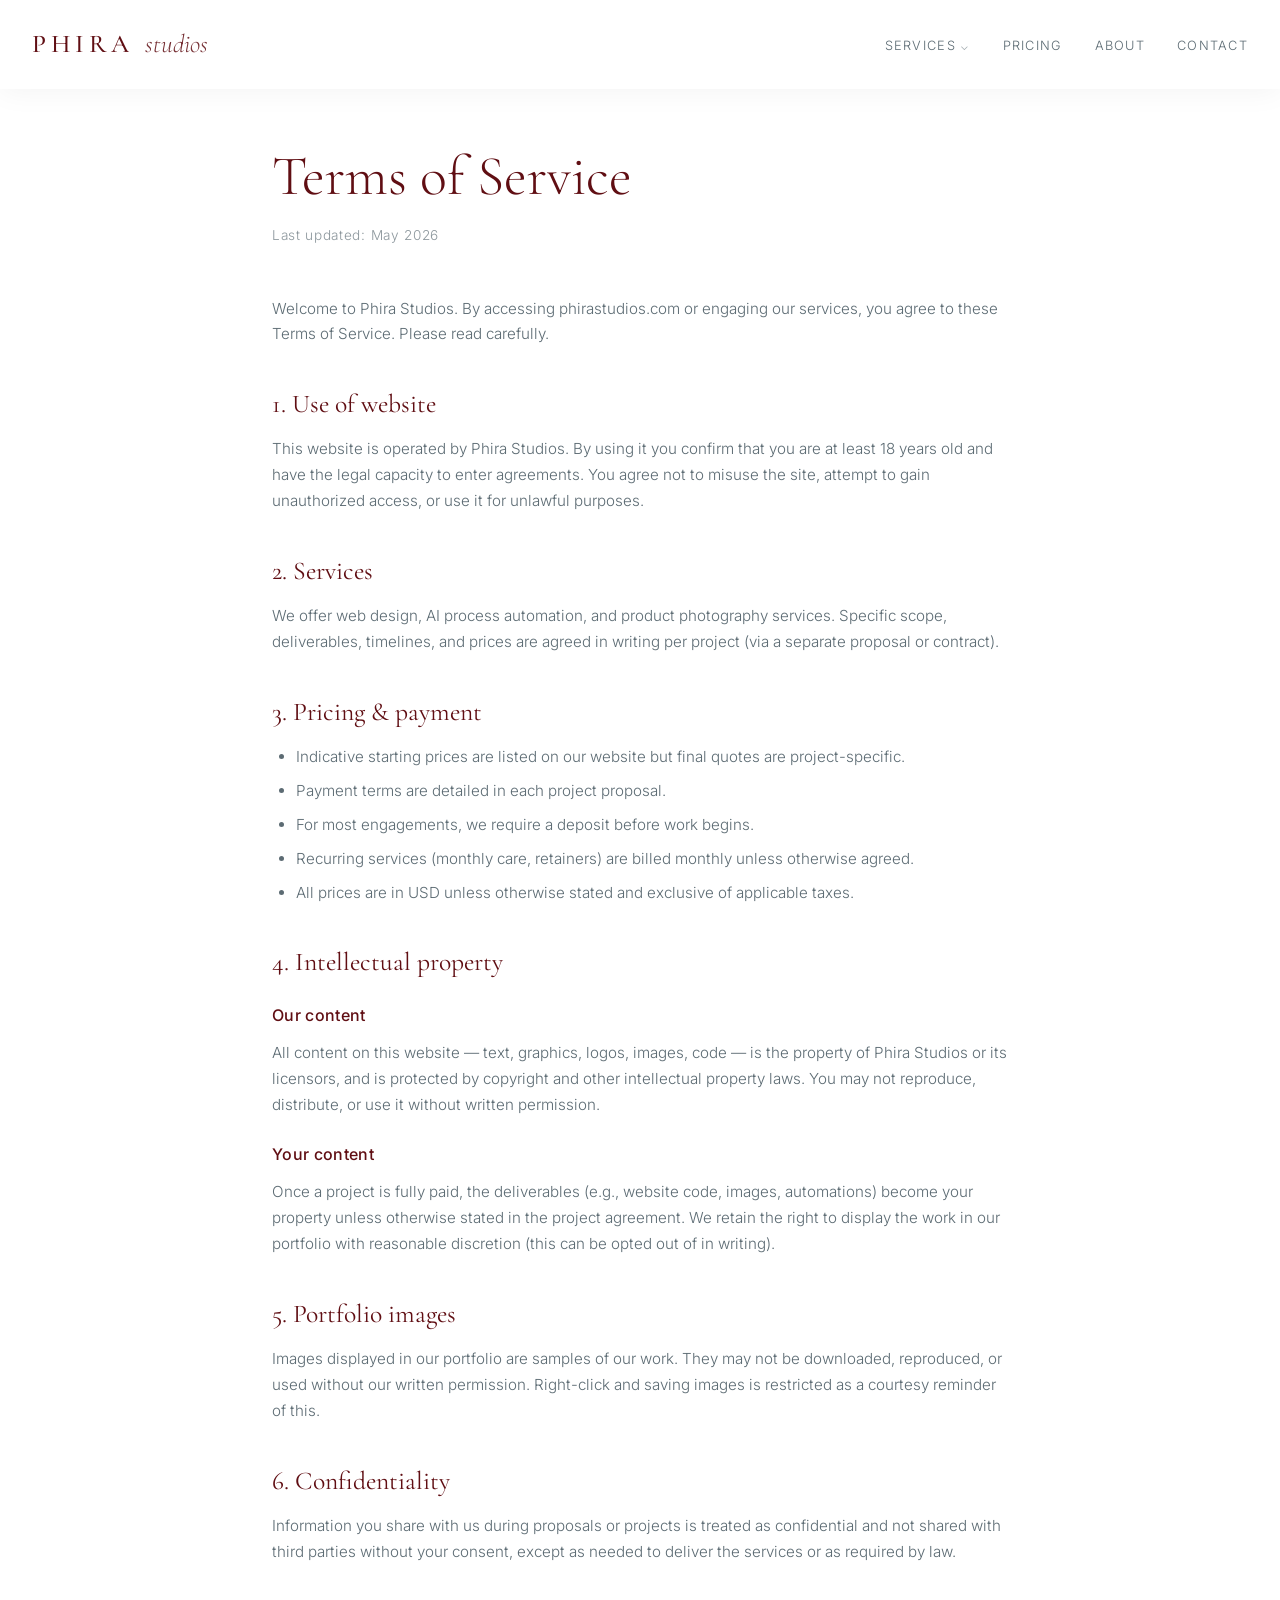
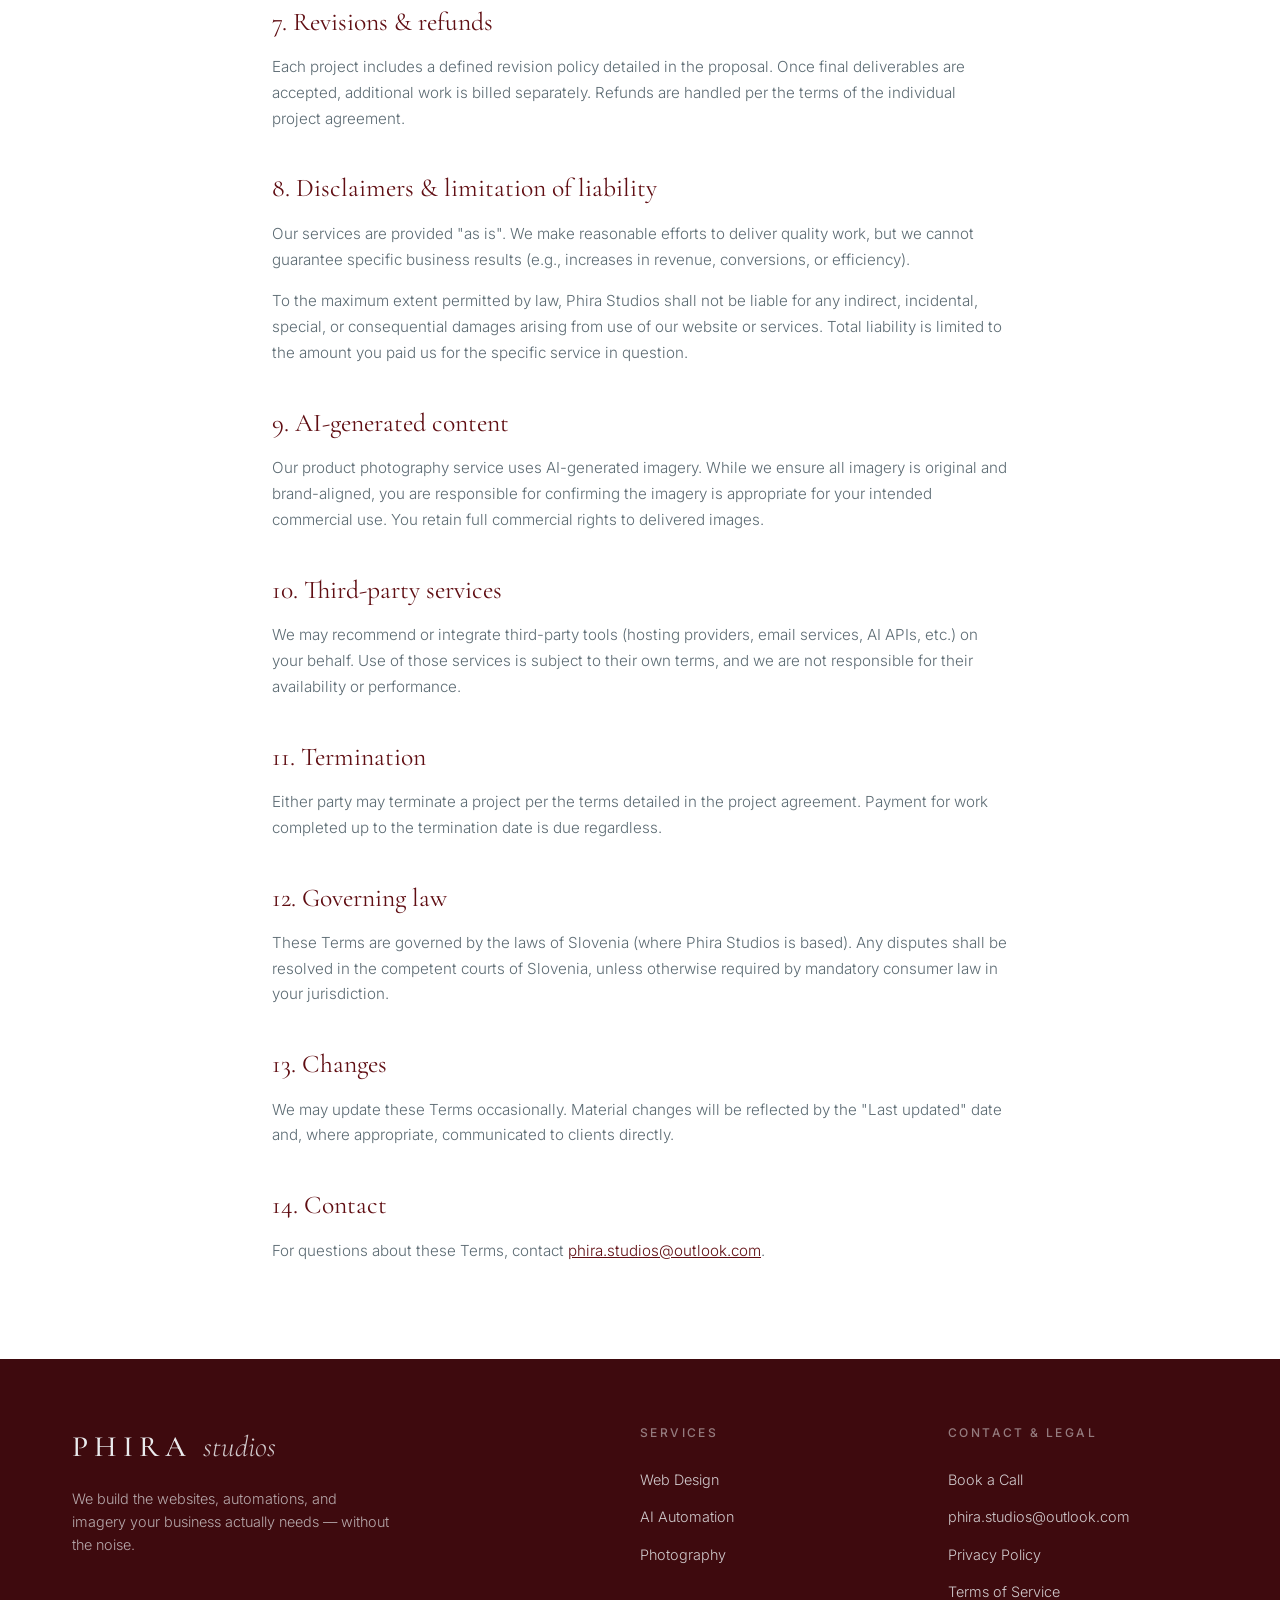
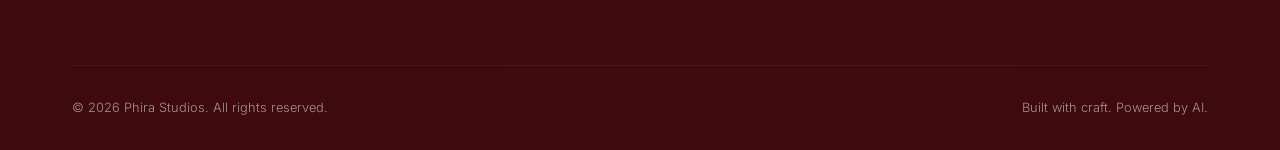
<file: terms.html>
<!DOCTYPE html>
<html lang="en">
<head>
<meta charset="UTF-8">
<meta name="viewport" content="width=device-width, initial-scale=1.0">
<title>Terms of Service — Phira Studios</title>
<meta name="description" content="Phira Studios Terms of Service. The terms governing our website and services.">
<link rel="canonical" href="https://phirastudios.com/terms.html">
<link rel="icon" type="image/svg+xml" href="favicon.svg">
<link rel="icon" type="image/png" sizes="32x32" href="favicon-32x32.png">
<link rel="icon" type="image/png" sizes="16x16" href="favicon-16x16.png">
<link rel="apple-touch-icon" sizes="180x180" href="apple-touch-icon.png">
<link rel="icon" type="image/png" sizes="192x192" href="android-chrome-192x192.png">
<meta name="robots" content="index, follow">
<link href="https://fonts.googleapis.com/css2?family=Cormorant+Garamond:wght@300;400;500;600&family=Inter:wght@300;400;500&display=swap" rel="stylesheet">
<link rel="stylesheet" href="styles.css">
<style>
.legal{padding:9rem 0 5rem;background:var(--w)}
.legal .c{max-width:800px}
.legal h1{font-family:'Cormorant Garamond',serif;font-size:clamp(2.25rem,5vw,3.5rem);font-weight:300;color:var(--bg);line-height:1.15;margin-bottom:1rem}
.legal .meta{font-size:.85rem;color:var(--sl);opacity:.7;margin-bottom:3rem;letter-spacing:.05em}
.legal h2{font-family:'Cormorant Garamond',serif;font-size:1.6rem;font-weight:400;color:var(--bg);margin:2.5rem 0 1rem;line-height:1.3}
.legal h3{font-family:'Inter',sans-serif;font-size:1rem;font-weight:500;color:var(--bg);margin:1.5rem 0 .75rem;letter-spacing:.02em}
.legal p,.legal li{font-size:.95rem;line-height:1.7;color:var(--sl);margin-bottom:1rem}
.legal ul{padding-left:1.5rem;margin-bottom:1rem}
.legal li{margin-bottom:.5rem}
.legal a{color:var(--bg);text-decoration:underline}
.legal strong{color:var(--bg);font-weight:500}
</style>
</head>
<body>
<nav id="nv" class="dark">
<a href="index.html" class="l"><span class="ph">PHIRA</span><span class="sd">studios</span></a>
<ul>
<li class="has-dd"><a href="index.html#services">Services</a>
<ul class="dd">
<li><a href="web-design.html"><strong>Web Design</strong><span>Custom websites that convert</span></a></li>
<li><a href="ai-automation.html"><strong>AI Automation</strong><span>Reclaim your team's time</span></a></li>
<li><a href="product-photography.html"><strong>Product Photography</strong><span>AI imagery at scale</span></a></li>
</ul></li>
<li><a href="index.html#pricing">Pricing</a></li>
<li><a href="index.html#about">About</a></li>
<li><a href="index.html#contact">Contact</a></li>
</ul>
<button class="nav-toggle" onclick="toggleNav()" aria-label="Menu"><span></span><span></span><span></span></button>
</nav>
<div class="mm" id="mm">
<button class="mm-close" onclick="toggleNav()" aria-label="Close">×</button>
<ul>
<li class="mm-section"><span>Services</span><ul>
<li><a href="web-design.html">Web Design</a></li>
<li><a href="ai-automation.html">AI Automation</a></li>
<li><a href="product-photography.html">Photography</a></li>
</ul></li>
<li><a href="index.html#pricing">Pricing</a></li>
<li><a href="index.html#about">About</a></li>
<li><a href="index.html#contact">Contact</a></li>
</ul>
</div>

<section class="legal"><div class="c">
<h1>Terms of Service</h1>
<p class="meta">Last updated: May 2026</p>

<p>Welcome to Phira Studios. By accessing phirastudios.com or engaging our services, you agree to these Terms of Service. Please read carefully.</p>

<h2>1. Use of website</h2>
<p>This website is operated by Phira Studios. By using it you confirm that you are at least 18 years old and have the legal capacity to enter agreements. You agree not to misuse the site, attempt to gain unauthorized access, or use it for unlawful purposes.</p>

<h2>2. Services</h2>
<p>We offer web design, AI process automation, and product photography services. Specific scope, deliverables, timelines, and prices are agreed in writing per project (via a separate proposal or contract).</p>

<h2>3. Pricing &amp; payment</h2>
<ul>
<li>Indicative starting prices are listed on our website but final quotes are project-specific.</li>
<li>Payment terms are detailed in each project proposal.</li>
<li>For most engagements, we require a deposit before work begins.</li>
<li>Recurring services (monthly care, retainers) are billed monthly unless otherwise agreed.</li>
<li>All prices are in USD unless otherwise stated and exclusive of applicable taxes.</li>
</ul>

<h2>4. Intellectual property</h2>
<h3>Our content</h3>
<p>All content on this website — text, graphics, logos, images, code — is the property of Phira Studios or its licensors, and is protected by copyright and other intellectual property laws. You may not reproduce, distribute, or use it without written permission.</p>

<h3>Your content</h3>
<p>Once a project is fully paid, the deliverables (e.g., website code, images, automations) become your property unless otherwise stated in the project agreement. We retain the right to display the work in our portfolio with reasonable discretion (this can be opted out of in writing).</p>

<h2>5. Portfolio images</h2>
<p>Images displayed in our portfolio are samples of our work. They may not be downloaded, reproduced, or used without our written permission. Right-click and saving images is restricted as a courtesy reminder of this.</p>

<h2>6. Confidentiality</h2>
<p>Information you share with us during proposals or projects is treated as confidential and not shared with third parties without your consent, except as needed to deliver the services or as required by law.</p>

<h2>7. Revisions &amp; refunds</h2>
<p>Each project includes a defined revision policy detailed in the proposal. Once final deliverables are accepted, additional work is billed separately. Refunds are handled per the terms of the individual project agreement.</p>

<h2>8. Disclaimers &amp; limitation of liability</h2>
<p>Our services are provided "as is". We make reasonable efforts to deliver quality work, but we cannot guarantee specific business results (e.g., increases in revenue, conversions, or efficiency).</p>
<p>To the maximum extent permitted by law, Phira Studios shall not be liable for any indirect, incidental, special, or consequential damages arising from use of our website or services. Total liability is limited to the amount you paid us for the specific service in question.</p>

<h2>9. AI-generated content</h2>
<p>Our product photography service uses AI-generated imagery. While we ensure all imagery is original and brand-aligned, you are responsible for confirming the imagery is appropriate for your intended commercial use. You retain full commercial rights to delivered images.</p>

<h2>10. Third-party services</h2>
<p>We may recommend or integrate third-party tools (hosting providers, email services, AI APIs, etc.) on your behalf. Use of those services is subject to their own terms, and we are not responsible for their availability or performance.</p>

<h2>11. Termination</h2>
<p>Either party may terminate a project per the terms detailed in the project agreement. Payment for work completed up to the termination date is due regardless.</p>

<h2>12. Governing law</h2>
<p>These Terms are governed by the laws of Slovenia (where Phira Studios is based). Any disputes shall be resolved in the competent courts of Slovenia, unless otherwise required by mandatory consumer law in your jurisdiction.</p>

<h2>13. Changes</h2>
<p>We may update these Terms occasionally. Material changes will be reflected by the "Last updated" date and, where appropriate, communicated to clients directly.</p>

<h2>14. Contact</h2>
<p>For questions about these Terms, contact <a href="mailto:phira.studios@outlook.com">phira.studios@outlook.com</a>.</p>

</div></section>

<footer id="contact"><div class="c"><div class="fc"><div class="fb"><div class="l"><span class="ph">PHIRA</span><span class="sd">studios</span></div><p>We build the websites, automations, and imagery your business actually needs — without the noise.</p></div><div class="fco"><h4>Services</h4><ul><li><a href="web-design.html">Web Design</a></li><li><a href="ai-automation.html">AI Automation</a></li><li><a href="product-photography.html">Photography</a></li></ul></div><div class="fco"><h4>Contact &amp; Legal</h4><ul><li><a href="https://calendly.com/phira-studios/30min" target="_blank" rel="noopener">Book a Call</a></li><li><a href="mailto:phira.studios@outlook.com">phira.studios@outlook.com</a></li><li><a href="privacy-policy.html">Privacy Policy</a></li><li><a href="terms.html">Terms of Service</a></li></ul></div></div><div class="fbt"><div>© 2026 Phira Studios. All rights reserved.</div><div>Built with craft. Powered by AI.</div></div></div></footer>
<script>
const nv=document.getElementById('nv');
function chkSc(){if(window.scrollY>80)nv.classList.add('sc');else nv.classList.remove('sc')}window.addEventListener('scroll',chkSc);chkSc();
function toggleNav(){const m=document.getElementById('mm');m.classList.toggle('open');document.body.style.overflow=m.classList.contains('open')?'hidden':''}
</script>
</body>
</html>
</file>
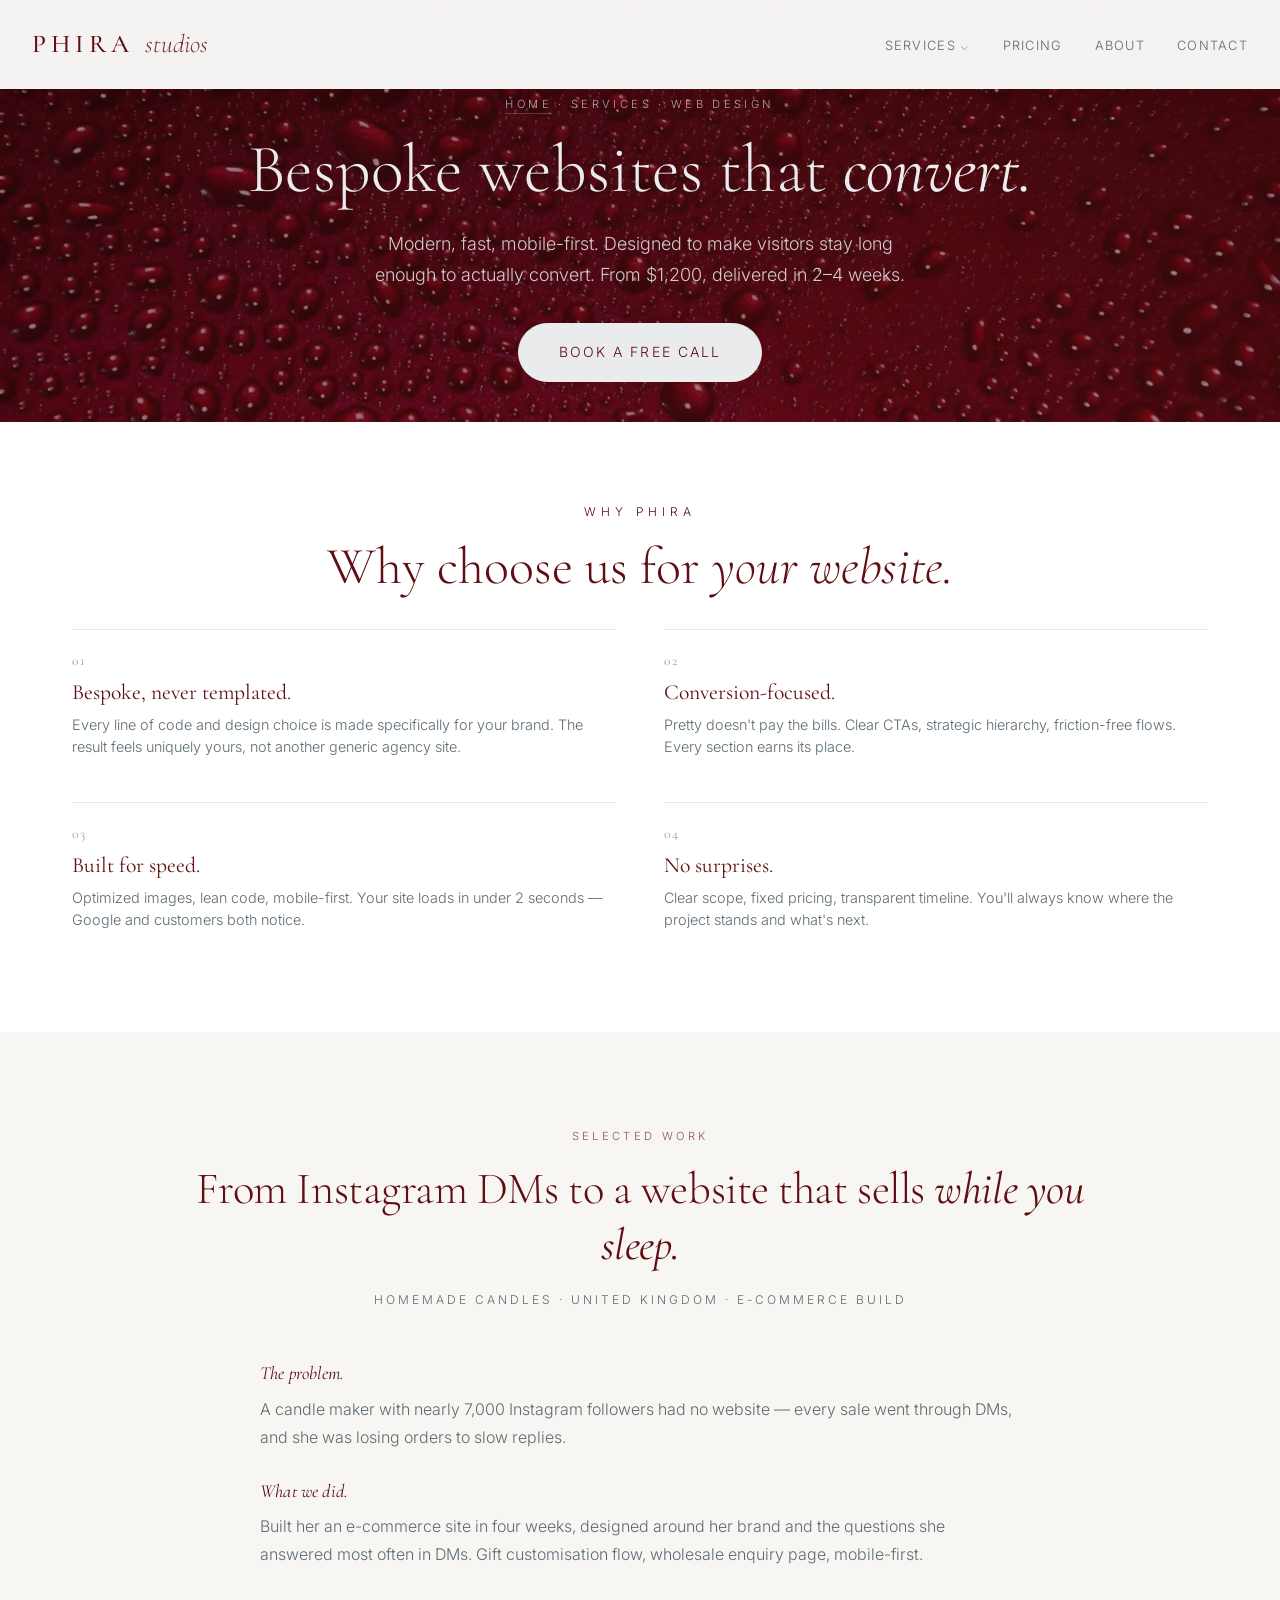
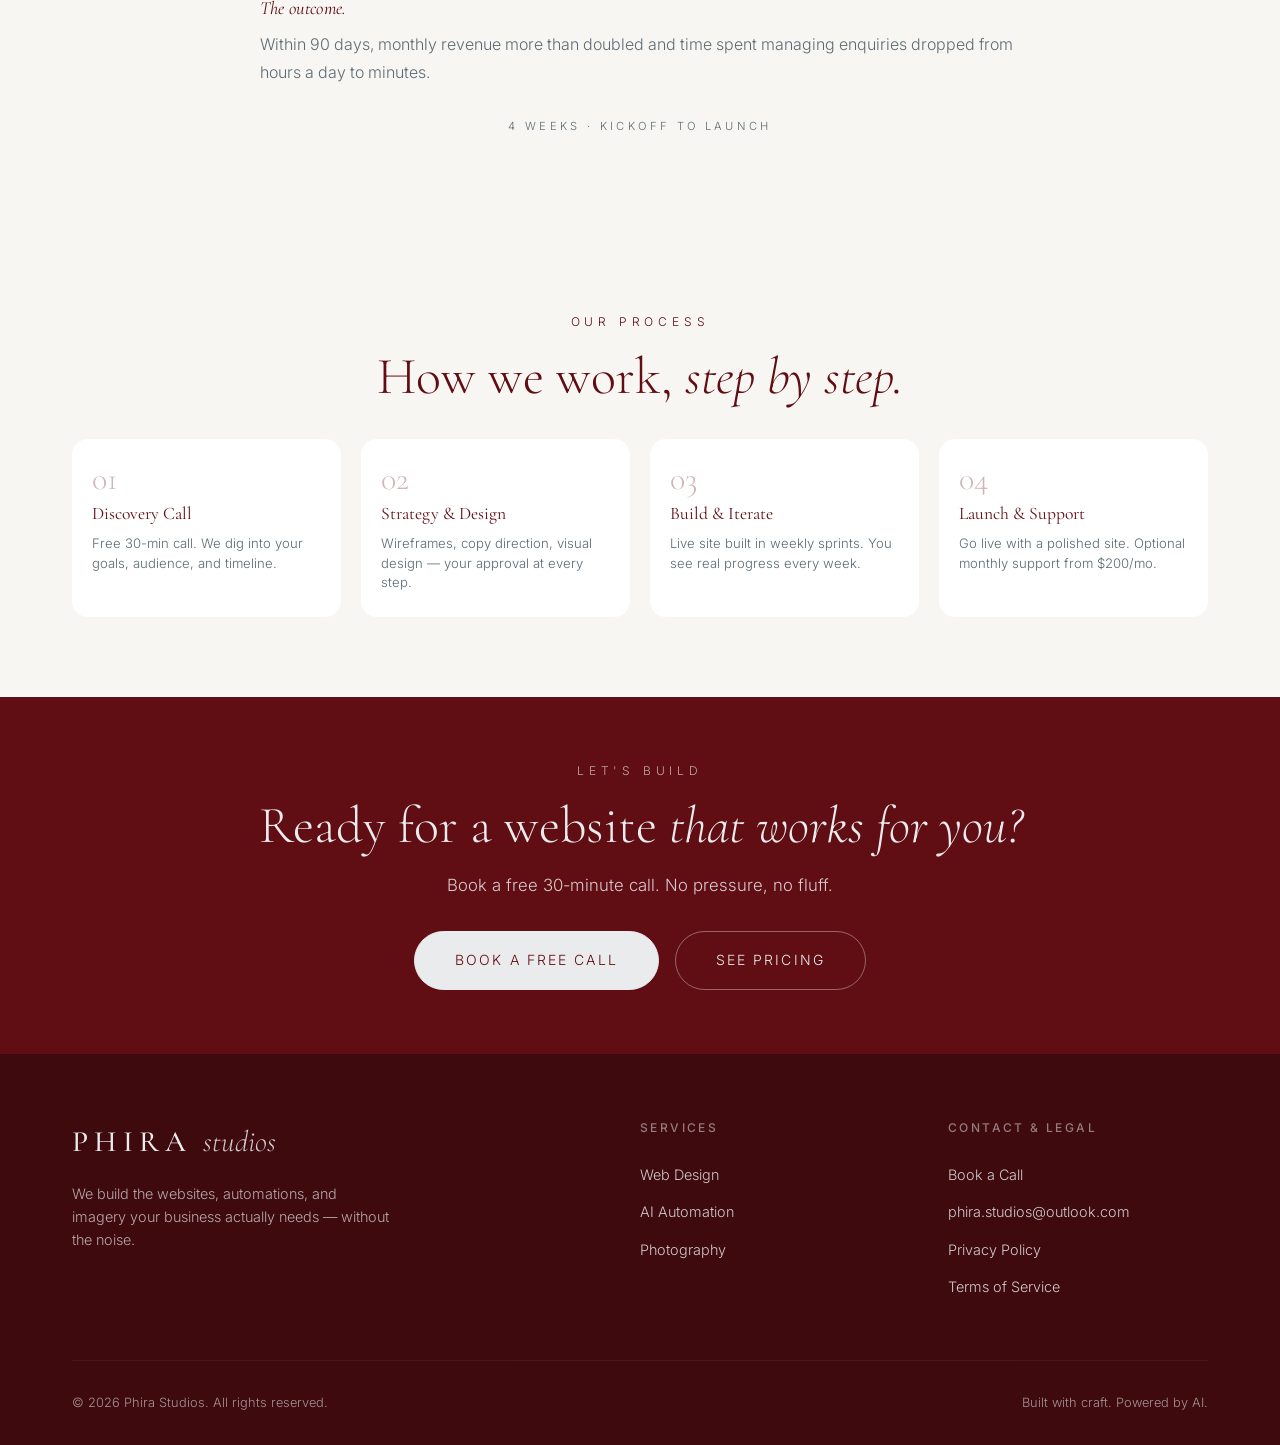
<file: web-design.html>
<!DOCTYPE html>
<html lang="en">
<head>
<meta charset="UTF-8">
<meta name="viewport" content="width=device-width, initial-scale=1.0">
<title>Web Design &amp; Development — Phira Studios</title>
<meta name="description" content="Bespoke websites for ambitious businesses. Conversion-focused, mobile-first, built with AI precision. From $1,200, delivered in 2–4 weeks.">
<link rel="canonical" href="https://phirastudios.com/web-design.html">
<link rel="icon" type="image/svg+xml" href="favicon.svg">
<link rel="icon" type="image/png" sizes="32x32" href="favicon-32x32.png">
<link rel="icon" type="image/png" sizes="16x16" href="favicon-16x16.png">
<link rel="apple-touch-icon" sizes="180x180" href="apple-touch-icon.png">
<link rel="icon" type="image/png" sizes="192x192" href="android-chrome-192x192.png">
<meta property="og:type" content="website">
<meta property="og:url" content="https://phirastudios.com/web-design.html">
<meta property="og:title" content="Web Design &amp; Development — Phira Studios">
<meta property="og:description" content="Bespoke websites that convert. Built with AI precision, designed to last. From $1,200.">
<meta property="og:image" content="https://phirastudios.com/hero-bg.webp">
<meta name="twitter:card" content="summary_large_image">
<meta name="theme-color" content="#600E13">
<link href="https://fonts.googleapis.com/css2?family=Cormorant+Garamond:wght@300;400;500;600&family=Inter:wght@300;400;500&display=swap" rel="stylesheet">
<link rel="stylesheet" href="styles.css">
<script type="application/ld+json">
{"@context":"https://schema.org","@type":"Service","name":"Web Design & Development","provider":{"@type":"Organization","name":"Phira Studios","url":"https://phirastudios.com"},"description":"Bespoke websites for ambitious businesses.","offers":{"@type":"Offer","price":"1200","priceCurrency":"USD"}}
</script>
</head>
<body>
<nav id="nv" class="dark">
<a href="index.html" class="l"><span class="ph">PHIRA</span><span class="sd">studios</span></a>
<ul>
<li class="has-dd"><a href="index.html#services">Services</a>
<ul class="dd">
<li><a href="web-design.html"><strong>Web Design</strong><span>Custom websites that convert</span></a></li>
<li><a href="ai-automation.html"><strong>AI Automation</strong><span>Reclaim your team's time</span></a></li>
<li><a href="product-photography.html"><strong>Product Photography</strong><span>AI imagery at scale</span></a></li>
</ul></li>
<li><a href="index.html#pricing">Pricing</a></li>
<li><a href="index.html#about">About</a></li>
<li><a href="index.html#contact">Contact</a></li>
</ul>
<button class="nav-toggle" onclick="toggleNav()" aria-label="Menu"><span></span><span></span><span></span></button>
</nav>
<div class="mm" id="mm">
<button class="mm-close" onclick="toggleNav()" aria-label="Close">×</button>
<ul>
<li class="mm-section"><span>Services</span><ul>
<li><a href="web-design.html">Web Design</a></li>
<li><a href="ai-automation.html">AI Automation</a></li>
<li><a href="product-photography.html">Photography</a></li>
</ul></li>
<li><a href="index.html#pricing">Pricing</a></li>
<li><a href="index.html#about">About</a></li>
<li><a href="index.html#contact">Contact</a></li>
</ul>
</div>
<section class="s-hero web"><div class="hc"><p class="s-bc"><a href="index.html">Home</a> · Services · Web Design</p><h1 class="ht">Bespoke websites that <em>convert.</em></h1><p class="hs">Modern, fast, mobile-first. Designed to make visitors stay long enough to actually convert. From $1,200, delivered in 2–4 weeks.</p><div class="hb"><a href="https://calendly.com/phira-studios/30min" target="_blank" rel="noopener" class="b bp">Book a Free Call</a></div></div></section>
<section class="why"><div class="c"><div class="tc fd"><span class="se">Why Phira</span><h2 class="st">Why choose us for <em>your website.</em></h2></div>
<div class="why-grid">
<div class="why-item fd"><div class="why-num">01</div><h3 class="why-t">Bespoke, never templated.</h3><p class="why-d">Every line of code and design choice is made specifically for your brand. The result feels uniquely yours, not another generic agency site.</p></div>
<div class="why-item fd"><div class="why-num">02</div><h3 class="why-t">Conversion-focused.</h3><p class="why-d">Pretty doesn't pay the bills. Clear CTAs, strategic hierarchy, friction-free flows. Every section earns its place.</p></div>
<div class="why-item fd"><div class="why-num">03</div><h3 class="why-t">Built for speed.</h3><p class="why-d">Optimized images, lean code, mobile-first. Your site loads in under 2 seconds — Google and customers both notice.</p></div>
<div class="why-item fd"><div class="why-num">04</div><h3 class="why-t">No surprises.</h3><p class="why-d">Clear scope, fixed pricing, transparent timeline. You'll always know where the project stands and what's next.</p></div>
</div></div></section>
<section class="case" id="case"><div class="c">
<div class="case-head fd"><p class="case-meta">Selected Work</p><h2 class="case-title">From Instagram DMs to a website that sells <em>while you sleep.</em></h2><p class="case-subhead">Homemade candles · United Kingdom · E-commerce build</p></div>
<div class="case-summary fd">
<p><strong>The problem.</strong> A candle maker with nearly 7,000 Instagram followers had no website — every sale went through DMs, and she was losing orders to slow replies.</p>
<p><strong>What we did.</strong> Built her an e-commerce site in four weeks, designed around her brand and the questions she answered most often in DMs. Gift customisation flow, wholesale enquiry page, mobile-first.</p>
<p><strong>The outcome.</strong> Within 90 days, monthly revenue more than doubled and time spent managing enquiries dropped from hours a day to minutes.</p>
</div>
<p class="case-timeline fd">4 weeks · kickoff to launch</p>
</div></section>
<section class="pc"><div class="c"><div class="tc fd"><span class="se">Our Process</span><h2 class="st">How we work, <em>step by step.</em></h2></div>
<div class="pc-grid">
<div class="pc-step fd"><div class="pc-num">01</div><h3 class="pc-t">Discovery Call</h3><p class="pc-d">Free 30-min call. We dig into your goals, audience, and timeline.</p></div>
<div class="pc-step fd"><div class="pc-num">02</div><h3 class="pc-t">Strategy &amp; Design</h3><p class="pc-d">Wireframes, copy direction, visual design — your approval at every step.</p></div>
<div class="pc-step fd"><div class="pc-num">03</div><h3 class="pc-t">Build &amp; Iterate</h3><p class="pc-d">Live site built in weekly sprints. You see real progress every week.</p></div>
<div class="pc-step fd"><div class="pc-num">04</div><h3 class="pc-t">Launch &amp; Support</h3><p class="pc-d">Go live with a polished site. Optional monthly support from $200/mo.</p></div>
</div></div></section>
<section class="cta"><div class="c"><div class="fd"><span class="se">Let's Build</span><h2 class="st">Ready for a website <em>that works for you?</em></h2><p class="sn">Book a free 30-minute call. No pressure, no fluff.</p><div class="hb"><a href="https://calendly.com/phira-studios/30min" target="_blank" rel="noopener" class="b bp">Book a Free Call</a><a href="index.html#pricing" class="b bs">See Pricing</a></div></div></div></section>
<footer id="contact"><div class="c"><div class="fc"><div class="fb"><div class="l"><span class="ph">PHIRA</span><span class="sd">studios</span></div><p>We build the websites, automations, and imagery your business actually needs — without the noise.</p></div><div class="fco"><h4>Services</h4><ul><li><a href="web-design.html">Web Design</a></li><li><a href="ai-automation.html">AI Automation</a></li><li><a href="product-photography.html">Photography</a></li></ul></div><div class="fco"><h4>Contact &amp; Legal</h4><ul><li><a href="https://calendly.com/phira-studios/30min" target="_blank" rel="noopener">Book a Call</a></li><li><a href="mailto:phira.studios@outlook.com">phira.studios@outlook.com</a></li><li><a href="privacy-policy.html">Privacy Policy</a></li><li><a href="terms.html">Terms of Service</a></li></ul></div></div><div class="fbt"><div>© 2026 Phira Studios. All rights reserved.</div><div>Built with craft. Powered by AI.</div></div></div></footer>
<script>
const nv=document.getElementById('nv');
function chkSc(){if(window.scrollY>80)nv.classList.add('sc');else nv.classList.remove('sc')}window.addEventListener('scroll',chkSc);chkSc();
function toggleNav(){const m=document.getElementById('mm');m.classList.toggle('open');document.body.style.overflow=m.classList.contains('open')?'hidden':''}
function tf(el){el.classList.toggle('op')}
const ob=new IntersectionObserver(function(es){es.forEach(function(e){if(e.isIntersecting)e.target.classList.add('v')})},{threshold:.15});
document.querySelectorAll('.fd').forEach(function(e){ob.observe(e)});
</script>
</body>
</html>
</file>
<file: styles.css>
*{margin:0;padding:0;box-sizing:border-box}
:root{--bg:#600E13;--bd:#3E0A0E;--sl:#5C6B73;--ow:#EAEBED;--w:#fff;--cr:#F8F6F3}
html{scroll-behavior:smooth}
body{font-family:'Inter',sans-serif;font-weight:300;line-height:1.6;color:var(--sl);background:var(--w)}
.c{max-width:1200px;margin:0 auto;padding:0 2rem}
img{-webkit-user-drag:none;user-drag:none;user-select:none;-webkit-user-select:none;-webkit-touch-callout:none;pointer-events:auto}
.fd{opacity:0;transform:translateY(30px);transition:.8s}
.fd.v{opacity:1;transform:translateY(0)}

/* NAV */
nav{position:fixed;top:0;left:0;right:0;z-index:100;padding:1.5rem 2rem;display:flex;justify-content:space-between;align-items:center;background:transparent;transition:.4s}
nav.sc{background:rgba(255,255,255,.95);backdrop-filter:blur(20px);box-shadow:0 2px 30px rgba(0,0,0,.05)}
nav .l{font-family:'Cormorant Garamond',serif;font-size:1.6rem;font-weight:500;color:var(--ow);transition:.4s;display:flex;align-items:baseline;text-decoration:none}
nav .l .ph{letter-spacing:.2em}
nav .l .sd{font-style:italic;font-weight:300;opacity:.85;margin-left:.4em}
nav.sc .l{color:var(--bg)}
nav ul{display:flex;gap:2rem;list-style:none;align-items:center}
nav ul a{color:var(--ow);text-decoration:none;font-size:.8rem;letter-spacing:.1em;text-transform:uppercase;transition:.3s}
nav.sc ul a{color:var(--sl)}
nav ul a:hover{opacity:.7}
nav.dark{background:rgba(255,255,255,.95);backdrop-filter:blur(20px);box-shadow:0 2px 30px rgba(0,0,0,.05)}
nav.dark .l{color:var(--bg)}
nav.dark ul a{color:var(--sl)}

/* DROPDOWN - compact and aligned */
nav .has-dd{position:relative}
nav .has-dd > a::after{content:'⌄';margin-left:.4em;font-size:.7rem;opacity:.6;display:inline-block;transition:transform .3s}
nav .has-dd:hover > a::after{transform:rotate(180deg)}
nav .dd{position:absolute;top:100%;right:0;transform:translateY(8px);background:rgba(255,255,255,.98);backdrop-filter:blur(20px);border-radius:14px;padding:.5rem;min-width:260px;list-style:none;opacity:0;visibility:hidden;transition:all .3s ease;box-shadow:0 30px 60px -20px rgba(96,14,19,.18);margin:1.2rem 0 0 0}
nav .has-dd:hover .dd,nav .has-dd:focus-within .dd{opacity:1;visibility:visible;transform:translateY(0)}
nav .dd::before{content:'';position:absolute;top:-1.2rem;left:0;right:0;height:1.5rem}
nav .dd li{list-style:none;margin:0;padding:0;display:block}
nav .dd a{display:block;padding:.7rem 1.1rem;color:var(--sl);font-size:.82rem;letter-spacing:0;text-transform:none;font-family:'Inter',sans-serif;font-weight:400;border-radius:10px;transition:background .25s;text-align:left;text-decoration:none}
nav .dd a:hover{background:var(--cr);color:var(--bg);opacity:1}
nav .dd a strong{display:block;font-family:'Cormorant Garamond',serif;font-size:1.05rem;font-weight:500;letter-spacing:0;margin:0 0 .1rem 0;text-transform:none;line-height:1.2;color:var(--bg)}
nav .dd a span{display:block;font-size:.72rem;opacity:.65;letter-spacing:0;text-transform:none;line-height:1.2;margin:0}

/* MOBILE HAMBURGER */
.nav-toggle{display:none;background:none;border:none;cursor:pointer;padding:.5rem;width:40px;height:40px;flex-direction:column;justify-content:space-around;align-items:center}
.nav-toggle span{display:block;width:24px;height:2px;background:var(--ow);transition:.3s;border-radius:2px}
nav.sc .nav-toggle span,nav.dark .nav-toggle span{background:var(--bg)}
@media(max-width:768px){
  nav ul{display:none}
  .nav-toggle{display:flex}
}

/* MOBILE MENU */
.mm{position:fixed;inset:0;background:var(--bg);z-index:999;display:none;flex-direction:column;align-items:center;justify-content:center;padding:2rem;opacity:0;transition:opacity .4s ease}
.mm.open{display:flex;opacity:1}
.mm-close{position:absolute;top:1.5rem;right:1.5rem;background:none;border:none;color:var(--ow);font-size:2rem;cursor:pointer;font-family:'Cormorant Garamond',serif;width:48px;height:48px;display:flex;align-items:center;justify-content:center;border-radius:50%;transition:.3s}
.mm-close:hover{background:rgba(255,255,255,.08);transform:rotate(90deg)}
.mm > ul{list-style:none;text-align:center;padding:0}
.mm > ul > li{margin-bottom:1.5rem}
.mm > ul > li > a{display:block;color:var(--ow);text-decoration:none;font-family:'Cormorant Garamond',serif;font-size:1.8rem;letter-spacing:.05em;transition:.3s}
.mm > ul > li > a:hover{opacity:.7}
.mm-section{margin-bottom:2rem}
.mm-section > span{display:block;color:var(--ow);opacity:.4;font-size:.7rem;letter-spacing:.3em;text-transform:uppercase;font-family:'Inter',sans-serif;margin-bottom:1rem}
.mm-section ul{list-style:none;padding:0}
.mm-section ul li{margin-bottom:.6rem}
.mm-section ul a{display:block;color:var(--ow);text-decoration:none;font-family:'Cormorant Garamond',serif;font-size:1.3rem;font-style:italic;font-weight:300;opacity:.9;transition:.3s}
.mm-section ul a:hover{opacity:1}

/* HERO MAIN */
.hero{min-height:100vh;display:flex;flex-direction:column;align-items:center;justify-content:center;text-align:center;padding:6rem 2rem 4rem;position:relative;overflow:hidden;background:linear-gradient(135deg,rgba(62,10,14,.4),rgba(96,14,19,.5)),url('hero-bg.webp') center center/cover no-repeat var(--bg)}
.hero::before{display:none}
.hc{position:relative;z-index:2;max-width:800px;animation:hf 1.5s ease-out}
@keyframes hf{from{opacity:0;transform:translateY(40px)}to{opacity:1;transform:translateY(0)}}
.he{color:var(--ow);font-size:.75rem;letter-spacing:.4em;text-transform:uppercase;margin-bottom:2rem;opacity:.8}
.ht{font-family:'Cormorant Garamond',serif;font-size:clamp(3rem,9vw,6.5rem);font-weight:300;color:var(--ow);line-height:1.05;margin-bottom:1.5rem}
.ht em{font-style:italic;font-weight:400}
.hs{font-size:clamp(1rem,1.5vw,1.125rem);color:var(--ow);opacity:.85;max-width:540px;margin:0 auto 3rem;line-height:1.7}
.hb{display:flex;gap:1rem;justify-content:center;flex-wrap:wrap}
.b{display:inline-block;padding:1.1rem 2.5rem;font-size:.875rem;letter-spacing:.15em;text-transform:uppercase;text-decoration:none;border-radius:50px;transition:.4s;cursor:pointer;border:1px solid transparent}
.bp{background:var(--ow);color:var(--bg);border-color:var(--ow)}
.bp:hover{background:transparent;color:var(--ow)}
.bs{background:transparent;color:var(--ow);border-color:rgba(234,235,237,.4)}
.bs:hover{border-color:var(--ow)}
.si{position:absolute;bottom:2rem;left:50%;transform:translateX(-50%);color:var(--ow);opacity:.5;font-size:.7rem;letter-spacing:.3em;text-transform:uppercase;animation:bo 2s ease-in-out infinite}
@keyframes bo{0%,100%{transform:translateX(-50%) translateY(0)}50%{transform:translateX(-50%) translateY(8px)}}
@media(max-width:768px){.hero{min-height:85vh;background-position:center 30%}.hb{flex-direction:column;width:100%;max-width:300px;margin:0 auto}.hb .b{width:100%}.si{display:none}}

/* SERVICE PAGE HERO - landscape */
.s-hero{min-height:38vh;display:flex;flex-direction:column;align-items:center;justify-content:center;text-align:center;padding:6rem 2rem 2.5rem;background:linear-gradient(135deg,var(--bg),var(--bd));color:var(--ow);position:relative;overflow:hidden}
@media(min-width:1100px){.s-hero{min-height:34vh}}
@media(max-width:768px){.s-hero{min-height:45vh;padding:6rem 1.5rem 2rem}}
.s-hero.web{background:linear-gradient(135deg,rgba(62,10,14,.55),rgba(96,14,19,.55)),url('web-hero.webp') center center/cover no-repeat var(--bg)}
.s-hero.ai{background:linear-gradient(135deg,rgba(62,10,14,.55),rgba(96,14,19,.55)),url('ai-hero.webp') center center/cover no-repeat var(--bg)}
.s-hero.photo{background:linear-gradient(135deg,rgba(62,10,14,.55),rgba(96,14,19,.55)),url('photo-hero.webp') center center/cover no-repeat var(--bg)}
.s-hero::after{content:'';position:absolute;inset:0;background:radial-gradient(ellipse at 30% 50%,rgba(139,32,39,.4),transparent 60%),radial-gradient(ellipse at 80% 80%,rgba(234,235,237,.05),transparent 50%);z-index:0;pointer-events:none}
.s-hero.web::after,.s-hero.ai::after,.s-hero.photo::after{display:none}
.s-hero .hc{z-index:2}
.s-hero .ht{font-size:clamp(2.25rem,6vw,4.25rem)}
.s-hero .hs{margin-bottom:2rem}
.s-bc{font-size:.7rem;letter-spacing:.3em;text-transform:uppercase;color:var(--ow);opacity:.7;margin-bottom:1.25rem}
.s-bc a{color:var(--ow);text-decoration:none;border-bottom:1px solid rgba(234,235,237,.3);padding-bottom:2px}
.s-bc a:hover{opacity:1;border-color:var(--ow)}

section{padding:5rem 0}
@media(max-width:768px){section{padding:3.5rem 0}}
.se{font-size:.75rem;letter-spacing:.4em;text-transform:uppercase;color:var(--bg);margin-bottom:1rem;display:block}
.st{font-family:'Cormorant Garamond',serif;font-size:clamp(2rem,4.5vw,3.25rem);font-weight:300;color:var(--bg);line-height:1.15;margin-bottom:1rem}
.st em{font-style:italic}
.sn{font-size:1.05rem;line-height:1.6;color:var(--sl);max-width:560px;margin-bottom:2.5rem}
.tc{text-align:center}
.tc .sn{margin-left:auto;margin-right:auto}
.home section{padding:8rem 0}

/* SERVICES */
.sv{background:var(--cr)}
.sg{display:grid;grid-template-columns:repeat(3,1fr);gap:2rem;margin-top:2rem}
@media(max-width:900px){.sg{grid-template-columns:1fr;gap:2rem}}
.sc-card{background:var(--w);padding:3rem 2.5rem;border-radius:20px;transition:.5s;display:block;text-decoration:none;color:inherit;border:1px solid transparent}
.sc-card:hover{transform:translateY(-8px);box-shadow:0 30px 60px -20px rgba(96,14,19,.15);border-color:rgba(96,14,19,.1)}
.sn-num{font-family:'Cormorant Garamond',serif;font-size:1rem;color:var(--bg);opacity:.4;letter-spacing:.1em;margin-bottom:2rem}
.sc-t{font-family:'Cormorant Garamond',serif;font-size:1.75rem;font-weight:400;color:var(--bg);margin-bottom:1rem}
.sc-d{font-size:.95rem;line-height:1.7;color:var(--sl);margin-bottom:1.5rem}
.sf{list-style:none;margin-top:1.5rem;padding-top:1.5rem;border-top:1px solid rgba(92,107,115,.15)}
.sf li{font-size:.85rem;color:var(--sl);padding:.4rem 0;display:flex;gap:.75rem}
.sf li::before{content:'—';color:var(--bg);opacity:.6}
.sc-more{margin-top:1.5rem;font-size:.8rem;color:var(--bg);letter-spacing:.15em;text-transform:uppercase;font-weight:500;display:inline-flex;align-items:center;gap:.5rem}
.sc-card:hover .sc-more{gap:1rem}

/* WHY US */
.why{background:var(--w)}
.why-grid{display:grid;grid-template-columns:repeat(2,1fr);gap:1.5rem 3rem;margin-top:2rem}
@media(max-width:768px){.why-grid{grid-template-columns:1fr;gap:1rem}}
.why-item{padding:1.25rem 0;border-top:1px solid rgba(96,14,19,.1)}
.why-num{font-family:'Cormorant Garamond',serif;font-size:.85rem;color:var(--bg);opacity:.5;letter-spacing:.15em;margin-bottom:.5rem}
.why-t{font-family:'Cormorant Garamond',serif;font-size:1.35rem;font-weight:400;color:var(--bg);margin-bottom:.5rem;line-height:1.2}
.why-d{font-size:.9rem;line-height:1.55;color:var(--sl)}

/* PROCESS */
.pc{background:var(--cr)}
.pc-grid{display:grid;grid-template-columns:repeat(4,1fr);gap:1.25rem;margin-top:2rem}
@media(max-width:900px){.pc-grid{grid-template-columns:1fr 1fr;gap:1.25rem}}
@media(max-width:500px){.pc-grid{grid-template-columns:1fr}}
.pc-step{background:var(--w);padding:1.5rem 1.25rem;border-radius:16px;transition:.4s}
.pc-step:hover{transform:translateY(-4px);box-shadow:0 20px 40px -20px rgba(96,14,19,.15)}
.pc-num{font-family:'Cormorant Garamond',serif;font-size:2rem;color:var(--bg);opacity:.3;line-height:1;margin-bottom:.5rem}
.pc-t{font-family:'Cormorant Garamond',serif;font-size:1.1rem;font-weight:400;color:var(--bg);margin-bottom:.5rem;line-height:1.3}
.pc-d{font-size:.82rem;line-height:1.5;color:var(--sl)}

/* PORTFOLIO - landscape grid */
.pf{background:var(--w)}
.pf-grid{column-count:5;column-gap:.6rem;margin-top:2rem}
@media(max-width:1200px){.pf-grid{column-count:4}}
@media(max-width:900px){.pf-grid{column-count:3;column-gap:.5rem}}
@media(max-width:600px){.pf-grid{column-count:2}}
.pf-item{border-radius:14px;overflow:hidden;background:var(--cr);cursor:pointer;position:relative;transition:transform .4s;display:block;break-inside:avoid;margin-bottom:.6rem}
@media(max-width:900px){.pf-item{margin-bottom:.5rem}}
.pf-item:hover{transform:translateY(-3px)}
.pf-item img{width:100%;height:auto;display:block;transition:transform .6s;cursor:zoom-in}
.pf-item:hover img{transform:scale(1.05)}
.pf-cta{text-align:center;margin-top:3rem}

/* LIGHTBOX */
.lb{position:fixed;inset:0;background:rgba(20,5,8,.97);z-index:1000;display:none;align-items:center;justify-content:center;padding:2rem;backdrop-filter:blur(10px)}
.lb.open{display:flex;animation:lbFade .3s ease}
@keyframes lbFade{from{opacity:0}to{opacity:1}}
.lb-img{max-width:90vw;max-height:88vh;object-fit:contain;border-radius:12px;box-shadow:0 30px 80px rgba(0,0,0,.5);animation:lbZoom .4s cubic-bezier(.25,.46,.45,.94)}
@keyframes lbZoom{from{transform:scale(.9);opacity:0}to{transform:scale(1);opacity:1}}
.lb-close{position:absolute;top:1.5rem;right:1.5rem;color:var(--ow);font-size:1.5rem;cursor:pointer;background:rgba(255,255,255,.08);border:1px solid rgba(255,255,255,.15);width:48px;height:48px;display:flex;align-items:center;justify-content:center;border-radius:50%;transition:.3s;font-family:'Cormorant Garamond',serif;line-height:1;z-index:1001}
.lb-close:hover{background:rgba(255,255,255,.15);transform:rotate(90deg)}
.lb-prev,.lb-next{position:absolute;top:50%;transform:translateY(-50%);color:var(--ow);font-size:2rem;cursor:pointer;background:rgba(255,255,255,.08);border:1px solid rgba(255,255,255,.15);width:60px;height:60px;display:flex;align-items:center;justify-content:center;border-radius:50%;transition:.3s;font-family:'Cormorant Garamond',serif;line-height:1;z-index:1001}
.lb-prev{left:2rem}
.lb-next{right:2rem}
.lb-prev:hover,.lb-next:hover{background:rgba(255,255,255,.15)}
.lb-counter{position:absolute;top:1.8rem;left:2rem;color:var(--ow);font-family:'Cormorant Garamond',serif;font-size:1.1rem;opacity:.7;letter-spacing:.15em;z-index:1001}
@media(max-width:768px){.lb-prev,.lb-next{width:48px;height:48px;font-size:1.5rem}.lb-prev{left:1rem}.lb-next{right:1rem}.lb-close{top:1rem;right:1rem}.lb-counter{top:1.2rem;left:1rem;font-size:.9rem}}

/* PRICING */
.pr{background:var(--cr)}
.pr-grid{display:grid;grid-template-columns:repeat(3,1fr);gap:2rem;margin-top:2rem}
@media(max-width:900px){.pr-grid{grid-template-columns:1fr}}
.pr-card{background:var(--w);padding:3rem 2.5rem;border-radius:20px;border:1px solid rgba(96,14,19,.08);transition:.5s;position:relative}
.pr-card:hover{transform:translateY(-8px);box-shadow:0 30px 60px -20px rgba(96,14,19,.15)}
.pr-icon{font-family:'Cormorant Garamond',serif;font-size:.85rem;color:var(--bg);opacity:.5;letter-spacing:.2em;text-transform:uppercase;margin-bottom:1rem}
.pr-t{font-family:'Cormorant Garamond',serif;font-size:1.75rem;font-weight:400;color:var(--bg);margin-bottom:.5rem}
.pr-price{font-family:'Cormorant Garamond',serif;font-size:2.5rem;color:var(--bg);line-height:1;margin:1.5rem 0 .25rem}
.pr-price small{font-size:.8rem;font-family:'Inter',sans-serif;color:var(--sl);opacity:.7;letter-spacing:.1em}
.pr-from{font-size:.7rem;color:var(--sl);opacity:.7;letter-spacing:.2em;text-transform:uppercase;margin-bottom:.5rem}
.pr-cq{font-family:'Cormorant Garamond',serif;font-style:italic;font-size:.85rem;color:var(--bg);opacity:.6;margin-bottom:1.75rem}
.pr-list{list-style:none;margin-top:1.5rem;padding-top:1.5rem;border-top:1px solid rgba(92,107,115,.15)}
.pr-list li{font-size:.9rem;color:var(--sl);padding:.5rem 0;display:flex;gap:.75rem}
.pr-list li::before{content:'✓';color:var(--bg);opacity:.7}
.pr-note{text-align:center;margin-top:3rem;font-style:italic;color:var(--sl);font-size:.95rem}
.pr-note a{color:var(--bg);text-decoration:underline}

/* ABOUT - same size as red box, just photo */
.ab{background:var(--w)}
.ag{display:grid;grid-template-columns:1fr 1fr;gap:6rem;align-items:center}
@media(max-width:900px){.ag{grid-template-columns:1fr;gap:3rem}}
.av{aspect-ratio:4/5;max-height:640px;background:var(--cr);border-radius:20px;position:relative;overflow:hidden;justify-self:center;width:100%;max-width:480px}
.av img{width:100%;height:100%;object-fit:cover;display:block}
.av-quote{position:absolute;bottom:3rem;left:3rem;right:3rem;font-family:'Cormorant Garamond',serif;font-style:italic;font-size:1.5rem;color:var(--ow);line-height:1.4;opacity:.95;text-shadow:0 2px 20px rgba(0,0,0,.8)}
.ac p{font-size:1rem;line-height:1.8;color:var(--sl);margin-bottom:1.5rem}
.ac p:first-of-type{font-family:'Cormorant Garamond',serif;font-size:1.5rem;font-style:italic;line-height:1.5;color:var(--bg);margin-bottom:2rem}

/* NEWSLETTER */
.nl{background:var(--bg);color:var(--ow)}
.nl .se,.nl .st,.nl .sn{color:var(--ow)}
.nl .se{opacity:.7}
.nl .sn{opacity:.85}
.nf{max-width:500px;margin:0 auto}
.ni{display:flex;gap:.5rem;background:rgba(234,235,237,.08);border:1px solid rgba(234,235,237,.2);border-radius:50px;padding:.4rem}
.nin{flex:1;background:transparent;border:none;padding:.8rem 1.5rem;color:var(--ow);font-family:'Inter',sans-serif;font-size:.95rem;outline:none}
.nin::placeholder{color:rgba(234,235,237,.5)}
.nb{background:var(--ow);color:var(--bg);border:none;padding:.8rem 1.75rem;border-radius:50px;font-size:.875rem;font-weight:500;letter-spacing:.1em;text-transform:uppercase;cursor:pointer}
.np{display:flex;justify-content:center;gap:2rem;margin-top:2rem;font-size:.8rem;opacity:.7;flex-wrap:wrap}
.np span::before{content:'✓ ';margin-right:.3rem}

/* CTA */
.cta{background:var(--bg);color:var(--ow);text-align:center;padding:4rem 0}
.cta .se,.cta .st,.cta .sn{color:var(--ow)}
.cta .se{opacity:.7}
.cta .sn{opacity:.85;margin-left:auto;margin-right:auto;margin-bottom:2rem}

/* FAQ */
.fq{background:var(--cr)}
.fg{max-width:800px;margin:0 auto}
.fi{border-bottom:1px solid rgba(96,14,19,.15);padding:2rem 0;cursor:pointer}
.fqs{display:flex;justify-content:space-between;align-items:flex-start;gap:2rem}
.fqt{font-family:'Cormorant Garamond',serif;font-size:1.4rem;color:var(--bg)}
.fic{color:var(--bg);font-size:1.5rem;font-family:'Cormorant Garamond',serif;transition:.3s}
.fi.op .fic{transform:rotate(45deg)}
.fa{max-height:0;overflow:hidden;transition:.4s;color:var(--sl);font-size:.95rem;line-height:1.7}
.fi.op .fa{max-height:400px;padding-top:1rem}

/* FOOTER */
footer{background:var(--bd);color:var(--ow);padding:4rem 0 2rem}
.fc{display:grid;grid-template-columns:2fr 1fr 1fr;gap:3rem;margin-bottom:3rem}
@media(max-width:768px){.fc{grid-template-columns:1fr;gap:2rem}}
.fb .l{font-family:'Cormorant Garamond',serif;font-size:1.85rem;font-weight:500;margin-bottom:1rem;color:var(--ow);display:flex;align-items:baseline}
.fb .l .ph{letter-spacing:.2em}
.fb .l .sd{font-style:italic;font-weight:300;opacity:.85;margin-left:.4em}
.fb p{font-size:.9rem;opacity:.7;max-width:320px;line-height:1.6}
.fco h4{font-size:.75rem;font-weight:500;letter-spacing:.2em;text-transform:uppercase;color:var(--ow);opacity:.5;margin-bottom:1.5rem}
.fco ul{list-style:none}
.fco li{margin-bottom:.75rem}
.fco a{color:var(--ow);text-decoration:none;font-size:.9rem;opacity:.85}
.fbt{border-top:1px solid rgba(234,235,237,.1);padding-top:2rem;display:flex;justify-content:space-between;font-size:.8rem;opacity:.6}
@media(max-width:768px){.fbt{flex-direction:column;gap:.5rem;text-align:center}}

.fd{opacity:0;transform:translateY(30px);transition:.8s}
.fd.v{opacity:1;transform:translateY(0)}

/* CASE STUDY */
.case{padding:6rem 0;background:var(--cr)}
.case .c{max-width:980px}
.case-head{text-align:center;margin-bottom:3rem}
.case-meta{font-size:.7rem;letter-spacing:.3em;text-transform:uppercase;color:var(--bg);margin-bottom:1rem;opacity:.7}
.case-title{font-family:'Cormorant Garamond',serif;font-weight:300;font-size:clamp(1.8rem,4vw,2.8rem);color:var(--bg);line-height:1.25;margin-bottom:1rem;letter-spacing:-.01em}
.case-title em{font-style:italic;font-weight:400}
.case-subhead{font-size:.75rem;color:var(--sl);letter-spacing:.25em;text-transform:uppercase}
.case-narrative{display:grid;grid-template-columns:1fr 1fr;gap:3rem;margin:3rem 0}
@media(max-width:768px){.case-narrative{grid-template-columns:1fr;gap:2rem}}
.case-block h3{font-family:'Cormorant Garamond',serif;font-weight:400;font-size:1.5rem;color:var(--bg);margin-bottom:1rem;font-style:italic}
.case-block p{font-size:.95rem;line-height:1.7;color:var(--sl);margin-bottom:1rem}
.case-quote{background:var(--w);border-left:2px solid var(--bg);padding:2rem 2.5rem;margin:2.5rem 0;font-family:'Cormorant Garamond',serif;font-style:italic;font-size:1.35rem;color:var(--bg);line-height:1.45}
.case-results{background:var(--w);padding:2.5rem;border-radius:14px;margin:2.5rem 0;box-shadow:0 20px 40px -20px rgba(96,14,19,.08)}
.case-results-head{font-size:.7rem;letter-spacing:.3em;text-transform:uppercase;color:var(--sl);margin-bottom:1.5rem;text-align:center;opacity:.7}
.case-results table{width:100%;border-collapse:collapse}
.case-results th,.case-results td{padding:1rem .5rem;text-align:left;border-bottom:1px solid rgba(0,0,0,.06);font-size:.95rem}
.case-results th{font-weight:500;color:var(--bg);font-size:.78rem;letter-spacing:.12em;text-transform:uppercase}
.case-results tr:last-child td{border-bottom:none}
.case-results td:first-child{color:var(--sl)}
.case-results td:nth-child(3){color:var(--bg);font-weight:500}
.case-takeaway{text-align:center;font-family:'Cormorant Garamond',serif;font-style:italic;font-size:1.3rem;color:var(--bg);line-height:1.5;max-width:760px;margin:3rem auto 0}
.case-timeline{font-size:.7rem;letter-spacing:.3em;text-transform:uppercase;color:var(--sl);text-align:center;margin-top:2rem;opacity:.6}

/* PROJECTS (homepage portfolio section) */
.projects{padding:6rem 0;background:var(--w)}
.projects-grid{display:grid;grid-template-columns:repeat(3,1fr);gap:1.75rem;margin-top:3rem}
@media(max-width:900px){.projects-grid{grid-template-columns:1fr;gap:1.5rem}}
.project-card{background:var(--cr);padding:2.5rem 2rem;border-radius:18px;border:1px solid rgba(96,14,19,.08);transition:.4s;display:flex;flex-direction:column;text-decoration:none;color:inherit}
.project-card:hover{transform:translateY(-6px);box-shadow:0 30px 60px -20px rgba(96,14,19,.15);border-color:rgba(96,14,19,.18)}
.project-tag{font-size:.7rem;letter-spacing:.25em;text-transform:uppercase;color:var(--bg);opacity:.65;margin-bottom:1.5rem}
.project-title{font-family:'Cormorant Garamond',serif;font-weight:400;font-size:1.4rem;line-height:1.3;color:var(--bg);margin-bottom:1rem}
.project-title em{font-style:italic}
.project-meta{font-size:.75rem;color:var(--sl);letter-spacing:.05em;margin-bottom:1.5rem;opacity:.85}
.project-metric{margin:1rem 0 1.5rem;padding:1.25rem 1.5rem;background:var(--w);border-left:2px solid var(--bg);border-radius:0 10px 10px 0}
.project-metric-label{font-size:.65rem;letter-spacing:.2em;text-transform:uppercase;color:var(--sl);margin-bottom:.5rem;opacity:.7}
.project-metric-value{font-family:'Cormorant Garamond',serif;font-size:1.5rem;color:var(--bg);font-weight:400;line-height:1.3}
.project-metric-value em{font-style:italic;font-weight:500}
.project-link{margin-top:auto;padding-top:.5rem;font-size:.75rem;letter-spacing:.15em;text-transform:uppercase;color:var(--bg);font-weight:500;display:inline-flex;align-items:center;gap:.5rem;transition:.3s}
.project-card:hover .project-link{gap:.85rem}

/* CASE SUMMARY (shortened version) */
.case-summary{max-width:760px;margin:2rem auto}
.case-summary p{font-size:1rem;line-height:1.75;color:var(--sl);margin-bottom:1.5rem}
.case-summary p:last-child{margin-bottom:0}
.case-summary p strong{display:block;font-family:'Cormorant Garamond',serif;font-style:italic;font-weight:400;font-size:1.15rem;color:var(--bg);margin-bottom:.35rem;letter-spacing:.01em}

/* PRICING — special offer (featured card) */
.pr-card{position:relative}
.pr-card.featured{border:2px solid var(--bg)}
.pr-badge{position:absolute;top:-16px;left:50%;transform:translateX(-50%);background:var(--bg);color:var(--ow);font-size:.65rem;letter-spacing:.22em;text-transform:uppercase;padding:.55rem 1.25rem;border-radius:50px;font-weight:500;font-family:'Inter',sans-serif;white-space:nowrap;box-shadow:0 6px 20px -8px rgba(96,14,19,.35)}
.pr-strike{display:inline-block;font-family:'Inter',sans-serif;font-size:1.25rem;color:var(--sl);text-decoration:line-through;opacity:.55;margin-right:.6rem;font-weight:300;vertical-align:middle;letter-spacing:0}
</file>
